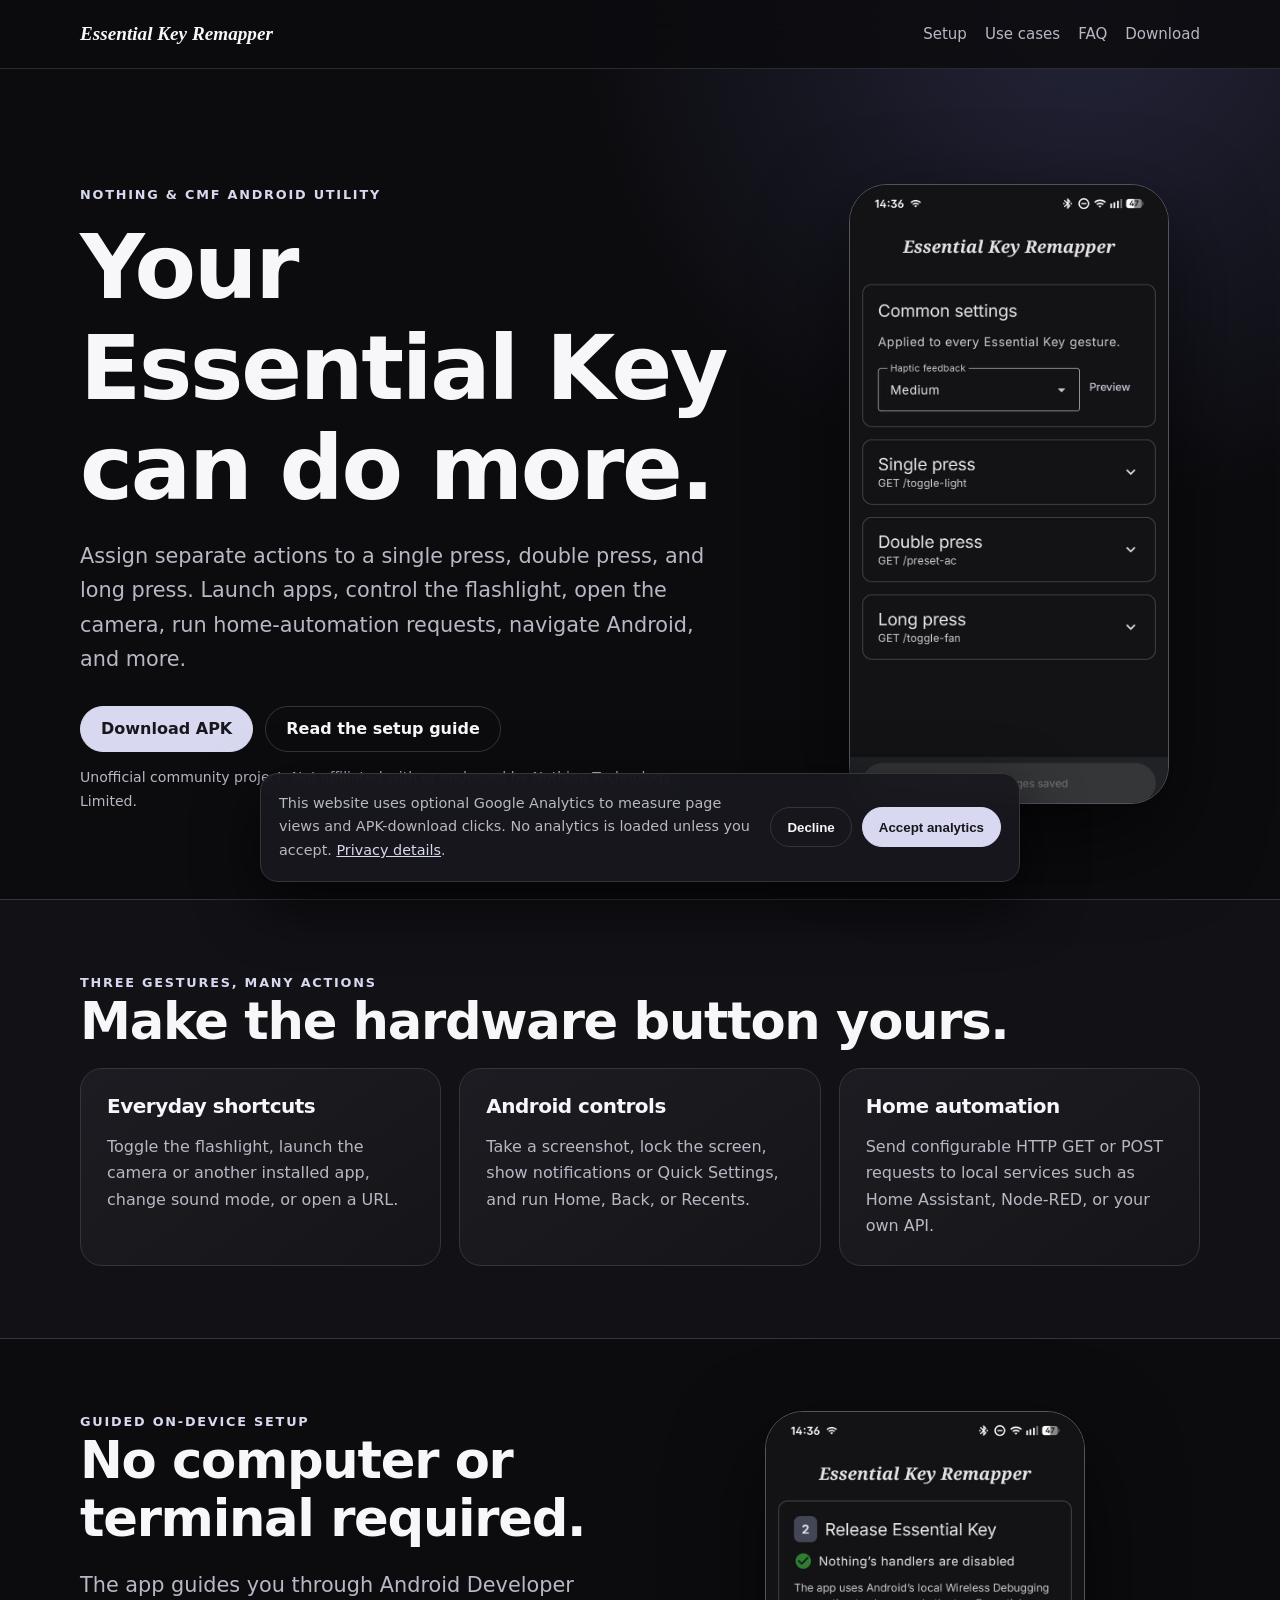
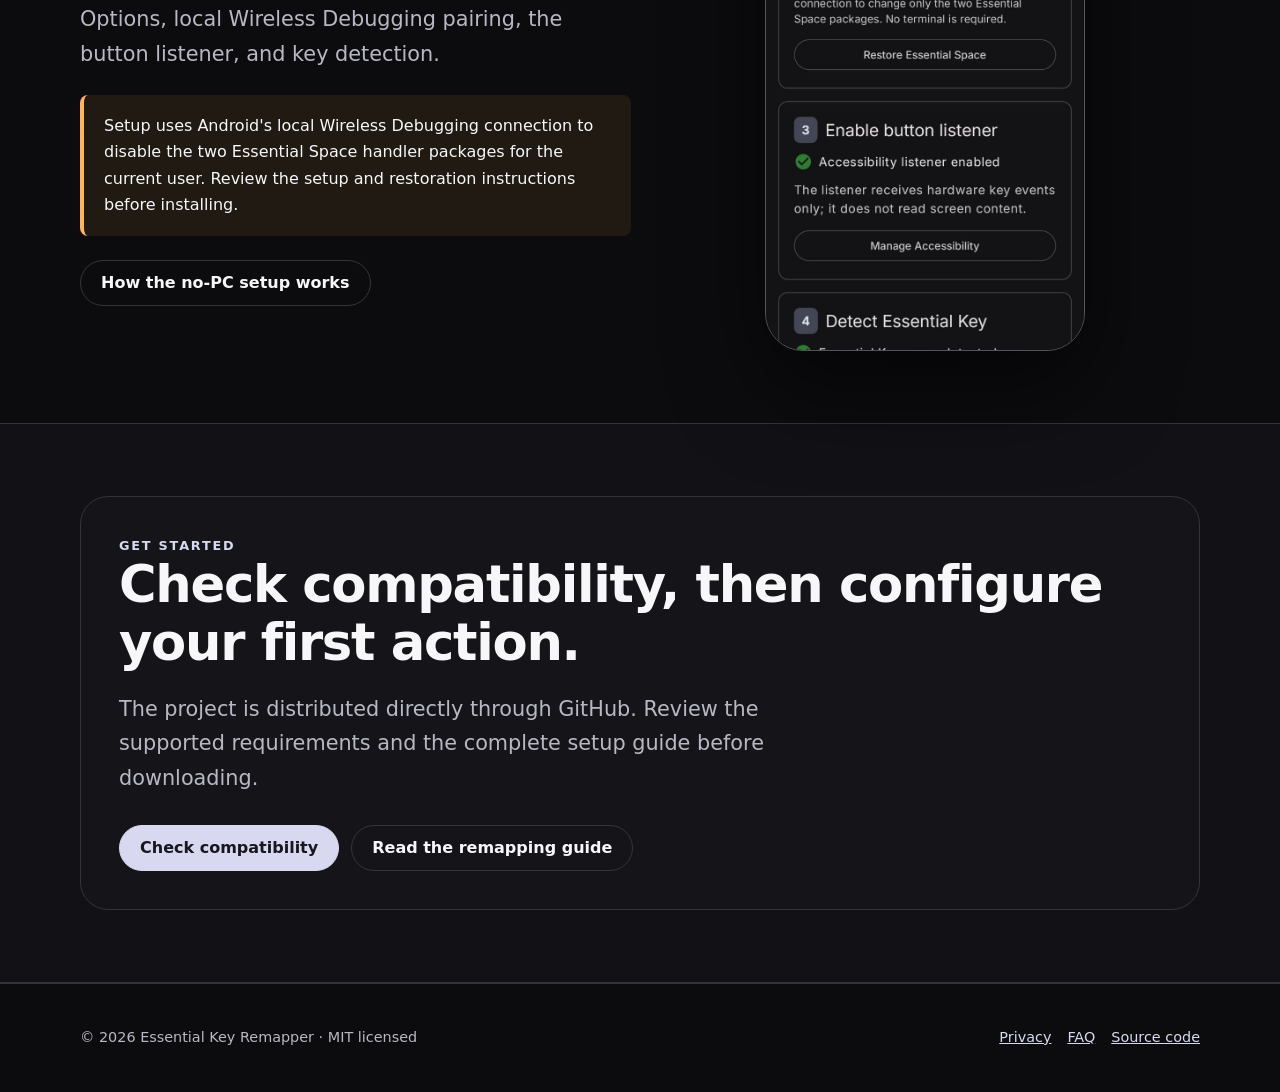
<file: docs/index.html>
<!doctype html>
<html lang="en">
<head>
  <meta charset="utf-8">
  <meta name="viewport" content="width=device-width, initial-scale=1">
  <title>Essential Key Remapper for Nothing and CMF Phones</title>
  <meta name="description" content="Remap the Nothing or CMF Essential Key to separate single, double, and long-press actions without using a computer or terminal.">
  <link rel="canonical" href="https://wreck2053.github.io/essential-key/">
  <meta property="og:title" content="Essential Key Remapper">
  <meta property="og:description" content="Assign separate actions to single, double, and long presses on supported Nothing and CMF phones.">
  <meta property="og:type" content="website">
  <meta property="og:url" content="https://wreck2053.github.io/essential-key/">
  <meta property="og:image" content="https://wreck2053.github.io/essential-key/assets/gesture-actions.png">
  <meta name="twitter:card" content="summary_large_image">
  <link rel="stylesheet" href="assets/site.css">
  <script type="application/ld+json">
  {
    "@context": "https://schema.org",
    "@type": "SoftwareApplication",
    "name": "Essential Key Remapper",
    "applicationCategory": "UtilitiesApplication",
    "operatingSystem": "Android 11 or later",
    "softwareVersion": "3.1.2",
    "description": "An Android utility for assigning separate actions to single, double, and long presses of the Nothing or CMF Essential Key.",
    "url": "https://wreck2053.github.io/essential-key/",
    "downloadUrl": "https://github.com/wreck2053/essential-key/releases/latest/download/essential-key-remapper.apk",
    "codeRepository": "https://github.com/wreck2053/essential-key",
    "license": "https://opensource.org/license/mit"
  }
  </script>
</head>
<body>
  <header class="site-header">
    <nav class="nav wrap" aria-label="Primary">
      <a class="brand" href="./">Essential Key Remapper</a>
      <div class="nav-links">
        <a class="hide-mobile" href="setup/">Setup</a>
        <a class="hide-mobile" href="use-cases/">Use cases</a>
        <a href="faq/">FAQ</a>
        <a href="download/">Download</a>
      </div>
    </nav>
  </header>

  <main>
    <section class="hero">
      <div class="hero-grid wrap">
        <div>
          <div class="eyebrow">Nothing &amp; CMF Android utility</div>
          <h1>Your Essential Key can do more.</h1>
          <p class="lead">Assign separate actions to a single press, double press, and long press. Launch apps, control the flashlight, open the camera, run home-automation requests, navigate Android, and more.</p>
          <div class="actions">
            <a class="button" href="https://github.com/wreck2053/essential-key/releases/latest/download/essential-key-remapper.apk">Download APK</a>
            <a class="button secondary" href="setup/">Read the setup guide</a>
          </div>
          <p class="fine-print">Unofficial community project. Not affiliated with or endorsed by Nothing Technology Limited.</p>
        </div>
        <div class="phone phone-preview">
          <img src="assets/gesture-actions.png" alt="Essential Key Remapper showing separate single, double, and long press actions" width="722" height="1600">
        </div>
      </div>
    </section>

    <section class="section alt">
      <div class="wrap">
        <div class="eyebrow">Three gestures, many actions</div>
        <h2>Make the hardware button yours.</h2>
        <div class="grid">
          <article class="card"><h3>Everyday shortcuts</h3><p class="muted">Toggle the flashlight, launch the camera or another installed app, change sound mode, or open a URL.</p></article>
          <article class="card"><h3>Android controls</h3><p class="muted">Take a screenshot, lock the screen, show notifications or Quick Settings, and run Home, Back, or Recents.</p></article>
          <article class="card"><h3>Home automation</h3><p class="muted">Send configurable HTTP GET or POST requests to local services such as Home Assistant, Node-RED, or your own API.</p></article>
        </div>
      </div>
    </section>

    <section class="section">
      <div class="wrap grid two">
        <div>
          <div class="eyebrow">Guided on-device setup</div>
          <h2>No computer or terminal required.</h2>
          <p class="lead">The app guides you through Android Developer Options, local Wireless Debugging pairing, the button listener, and key detection.</p>
          <div class="notice">Setup uses Android's local Wireless Debugging connection to disable the two Essential Space handler packages for the current user. Review the setup and restoration instructions before installing.</div>
          <a class="button secondary" href="remap-essential-key-without-pc/">How the no-PC setup works</a>
        </div>
        <div class="phone phone-preview phone-preview-setup">
          <img src="assets/setup-listener-detection.png" alt="Completed button listener and Essential Key detection steps" width="722" height="1600" loading="lazy">
        </div>
      </div>
    </section>

    <section class="section alt">
      <div class="wrap">
        <div class="cta">
          <div class="eyebrow">Get started</div>
          <h2>Check compatibility, then configure your first action.</h2>
          <p class="lead">The project is distributed directly through GitHub. Review the supported requirements and the complete setup guide before downloading.</p>
          <div class="actions">
            <a class="button" href="compatibility/">Check compatibility</a>
            <a class="button secondary" href="remap-nothing-essential-key/">Read the remapping guide</a>
          </div>
        </div>
      </div>
    </section>
  </main>

  <footer class="site-footer">
    <div class="footer-grid wrap">
      <span>© <span data-year></span> Essential Key Remapper · MIT licensed</span>
      <div class="footer-links">
        <a href="privacy/">Privacy</a><a href="faq/">FAQ</a><a href="https://github.com/wreck2053/essential-key">Source code</a>
      </div>
    </div>
  </footer>
  <script src="assets/site.js?v=20260623a"></script>
</body>
</html>
</file>
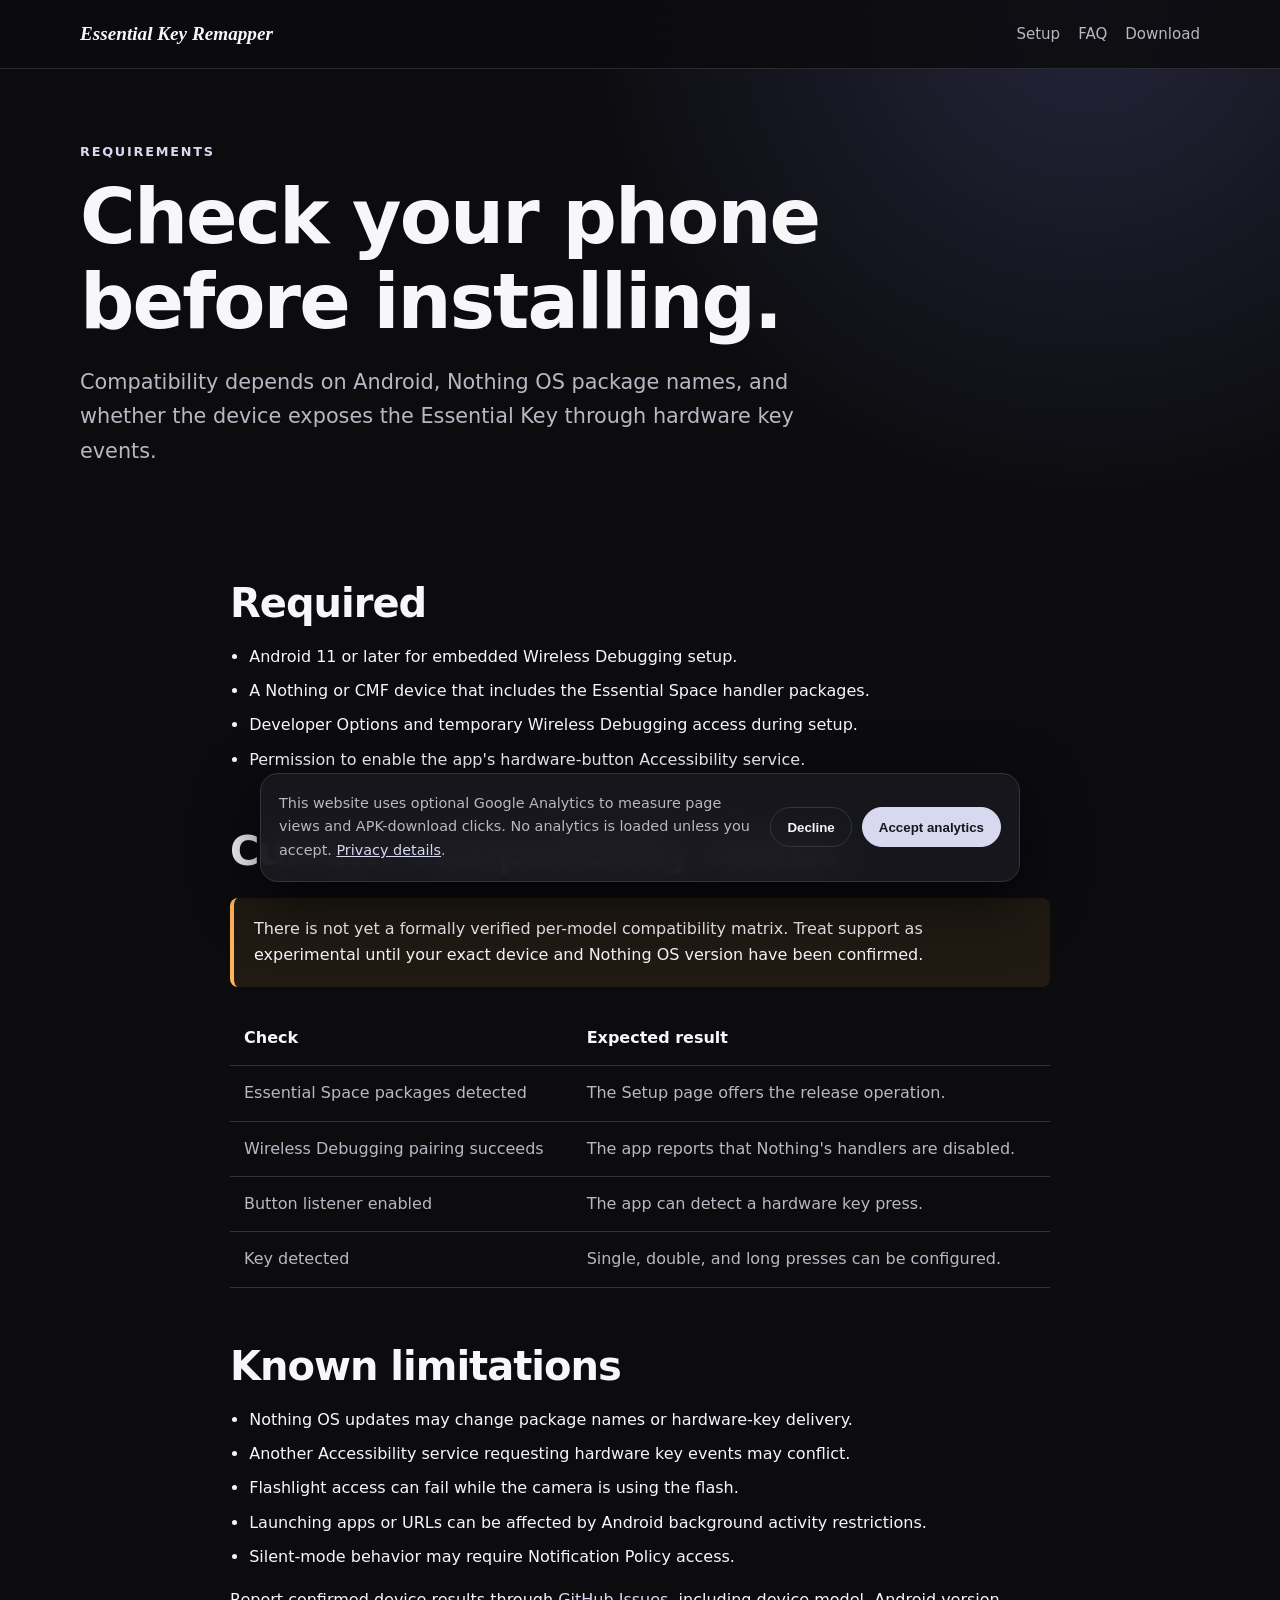
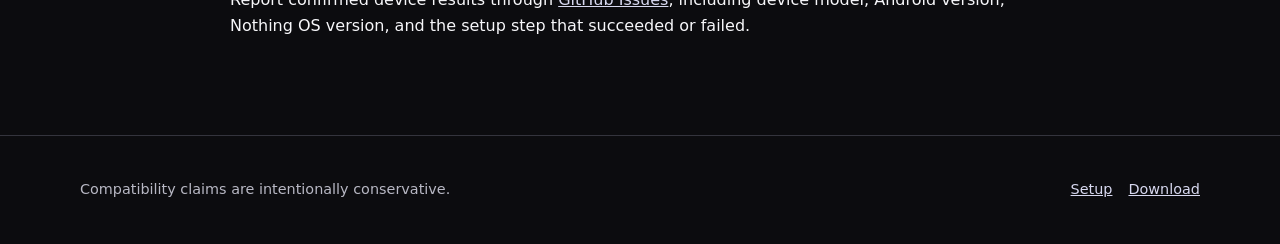
<file: docs/compatibility/index.html>
<!doctype html>
<html lang="en">
<head>
  <meta charset="utf-8"><meta name="viewport" content="width=device-width, initial-scale=1">
  <title>Essential Key Remapper Compatibility</title>
  <meta name="description" content="Requirements and compatibility notes for using Essential Key Remapper on Nothing and CMF phones.">
  <link rel="canonical" href="https://wreck2053.github.io/essential-key/compatibility/">
  <link rel="stylesheet" href="../assets/site.css">
</head>
<body>
  <header class="site-header"><nav class="nav wrap"><a class="brand" href="../">Essential Key Remapper</a><div class="nav-links"><a href="../setup/">Setup</a><a href="../faq/">FAQ</a><a href="../download/">Download</a></div></nav></header>
  <main>
    <section class="page-hero wrap"><div class="eyebrow">Requirements</div><h1>Check your phone before installing.</h1><p class="lead">Compatibility depends on Android, Nothing OS package names, and whether the device exposes the Essential Key through hardware key events.</p></section>
    <article class="content wrap">
      <h2>Required</h2>
      <ul class="checklist">
        <li>Android 11 or later for embedded Wireless Debugging setup.</li>
        <li>A Nothing or CMF device that includes the Essential Space handler packages.</li>
        <li>Developer Options and temporary Wireless Debugging access during setup.</li>
        <li>Permission to enable the app's hardware-button Accessibility service.</li>
      </ul>
      <h2>Current compatibility status</h2>
      <div class="notice">There is not yet a formally verified per-model compatibility matrix. Treat support as experimental until your exact device and Nothing OS version have been confirmed.</div>
      <div class="table-wrap"><table><thead><tr><th>Check</th><th>Expected result</th></tr></thead><tbody>
        <tr><td>Essential Space packages detected</td><td>The Setup page offers the release operation.</td></tr>
        <tr><td>Wireless Debugging pairing succeeds</td><td>The app reports that Nothing's handlers are disabled.</td></tr>
        <tr><td>Button listener enabled</td><td>The app can detect a hardware key press.</td></tr>
        <tr><td>Key detected</td><td>Single, double, and long presses can be configured.</td></tr>
      </tbody></table></div>
      <h2>Known limitations</h2>
      <ul class="checklist">
        <li>Nothing OS updates may change package names or hardware-key delivery.</li>
        <li>Another Accessibility service requesting hardware key events may conflict.</li>
        <li>Flashlight access can fail while the camera is using the flash.</li>
        <li>Launching apps or URLs can be affected by Android background activity restrictions.</li>
        <li>Silent-mode behavior may require Notification Policy access.</li>
      </ul>
      <p>Report confirmed device results through <a href="https://github.com/wreck2053/essential-key/issues">GitHub Issues</a>, including device model, Android version, Nothing OS version, and the setup step that succeeded or failed.</p>
    </article>
  </main>
  <footer class="site-footer"><div class="footer-grid wrap"><span>Compatibility claims are intentionally conservative.</span><div class="footer-links"><a href="../setup/">Setup</a><a href="../download/">Download</a></div></div></footer>
  <script src="../assets/site.js?v=20260623a"></script>
</body>
</html>
</file>
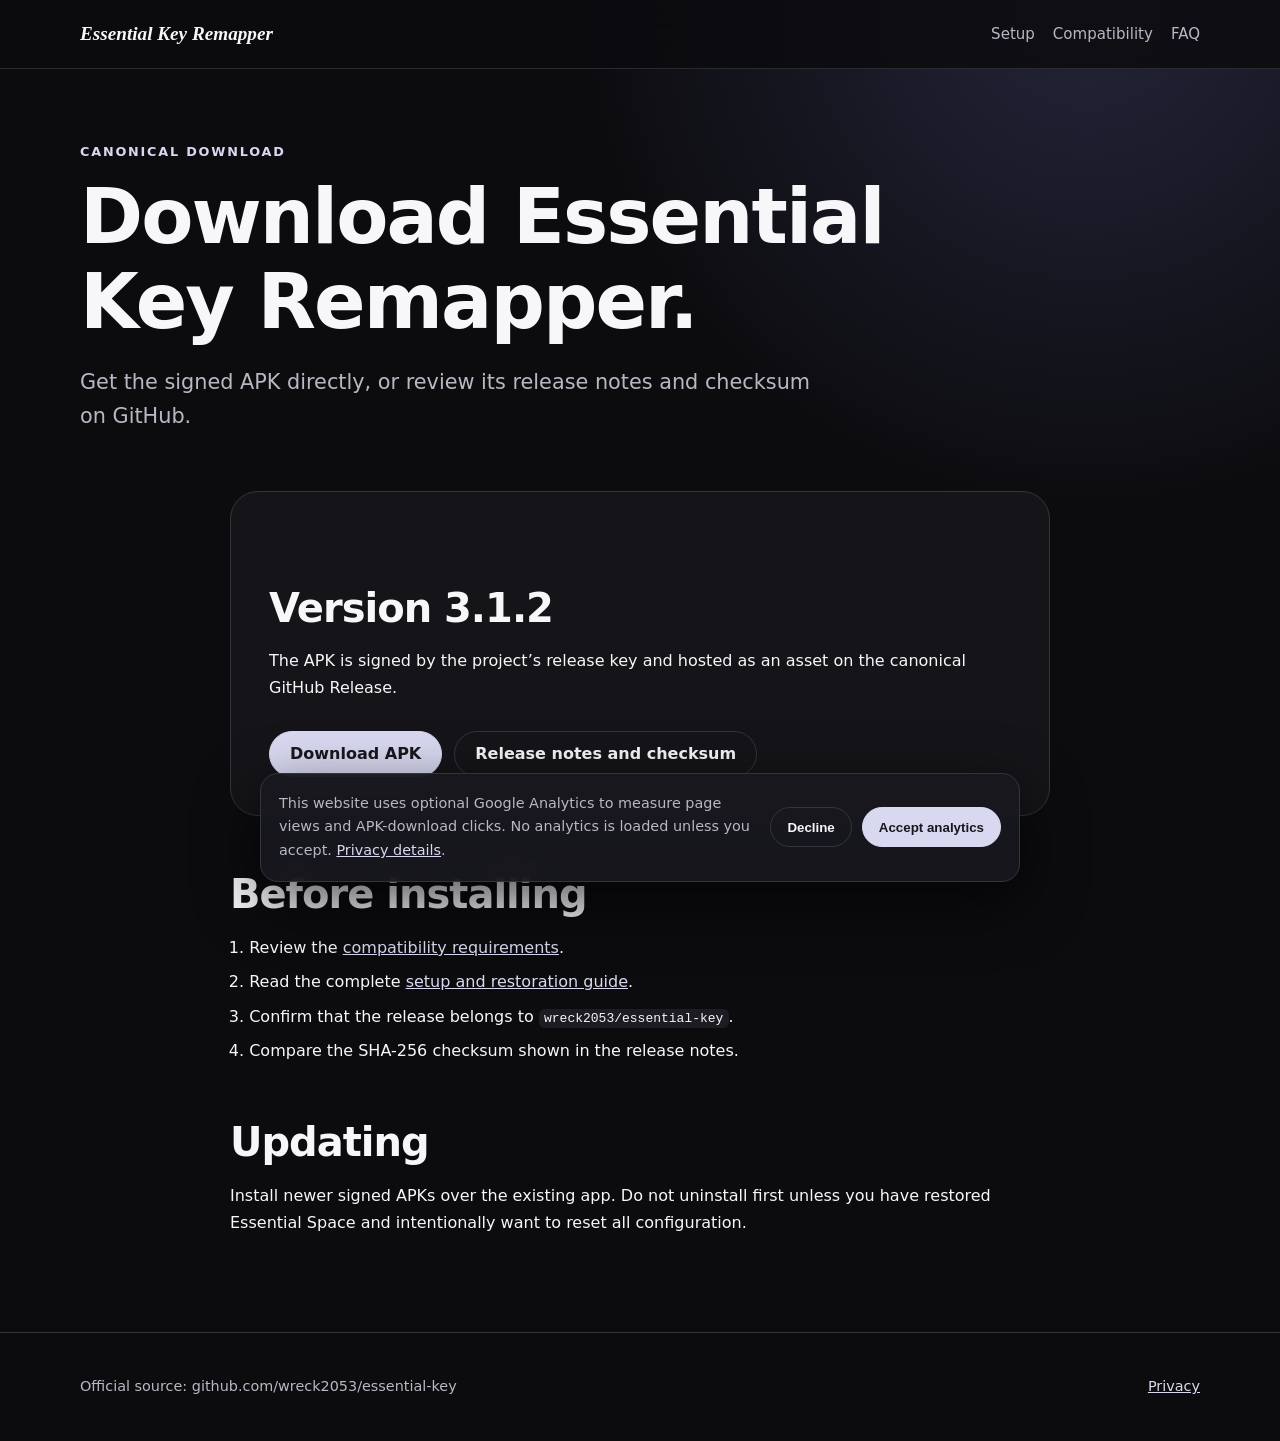
<file: docs/download/index.html>
<!doctype html>
<html lang="en">
<head>
  <meta charset="utf-8"><meta name="viewport" content="width=device-width, initial-scale=1">
  <title>Download Essential Key Remapper APK</title>
  <meta name="description" content="Download signed Essential Key Remapper APK releases from the canonical GitHub repository.">
  <link rel="canonical" href="https://wreck2053.github.io/essential-key/download/">
  <link rel="stylesheet" href="../assets/site.css">
</head>
<body>
  <header class="site-header"><nav class="nav wrap"><a class="brand" href="../">Essential Key Remapper</a><div class="nav-links"><a href="../setup/">Setup</a><a href="../compatibility/">Compatibility</a><a href="../faq/">FAQ</a></div></nav></header>
  <main>
    <section class="page-hero wrap"><div class="eyebrow">Canonical download</div><h1>Download Essential Key Remapper.</h1><p class="lead">Get the signed APK directly, or review its release notes and checksum on GitHub.</p></section>
    <article class="content wrap">
      <div class="cta">
        <h2>Version 3.1.2</h2>
        <p>The APK is signed by the project’s release key and hosted as an asset on the canonical GitHub Release.</p>
        <div class="actions"><a class="button" href="https://github.com/wreck2053/essential-key/releases/latest/download/essential-key-remapper.apk">Download APK</a><a class="button secondary" href="https://github.com/wreck2053/essential-key/releases/latest">Release notes and checksum</a></div>
      </div>
      <h2>Before installing</h2>
      <ol class="checklist">
        <li>Review the <a href="../compatibility/">compatibility requirements</a>.</li>
        <li>Read the complete <a href="../setup/">setup and restoration guide</a>.</li>
        <li>Confirm that the release belongs to <code>wreck2053/essential-key</code>.</li>
        <li>Compare the SHA-256 checksum shown in the release notes.</li>
      </ol>
      <h2>Updating</h2><p>Install newer signed APKs over the existing app. Do not uninstall first unless you have restored Essential Space and intentionally want to reset all configuration.</p>
    </article>
  </main>
  <footer class="site-footer"><div class="footer-grid wrap"><span>Official source: github.com/wreck2053/essential-key</span><a href="../privacy/">Privacy</a></div></footer>
  <script src="../assets/site.js?v=20260623a"></script>
</body>
</html>
</file>
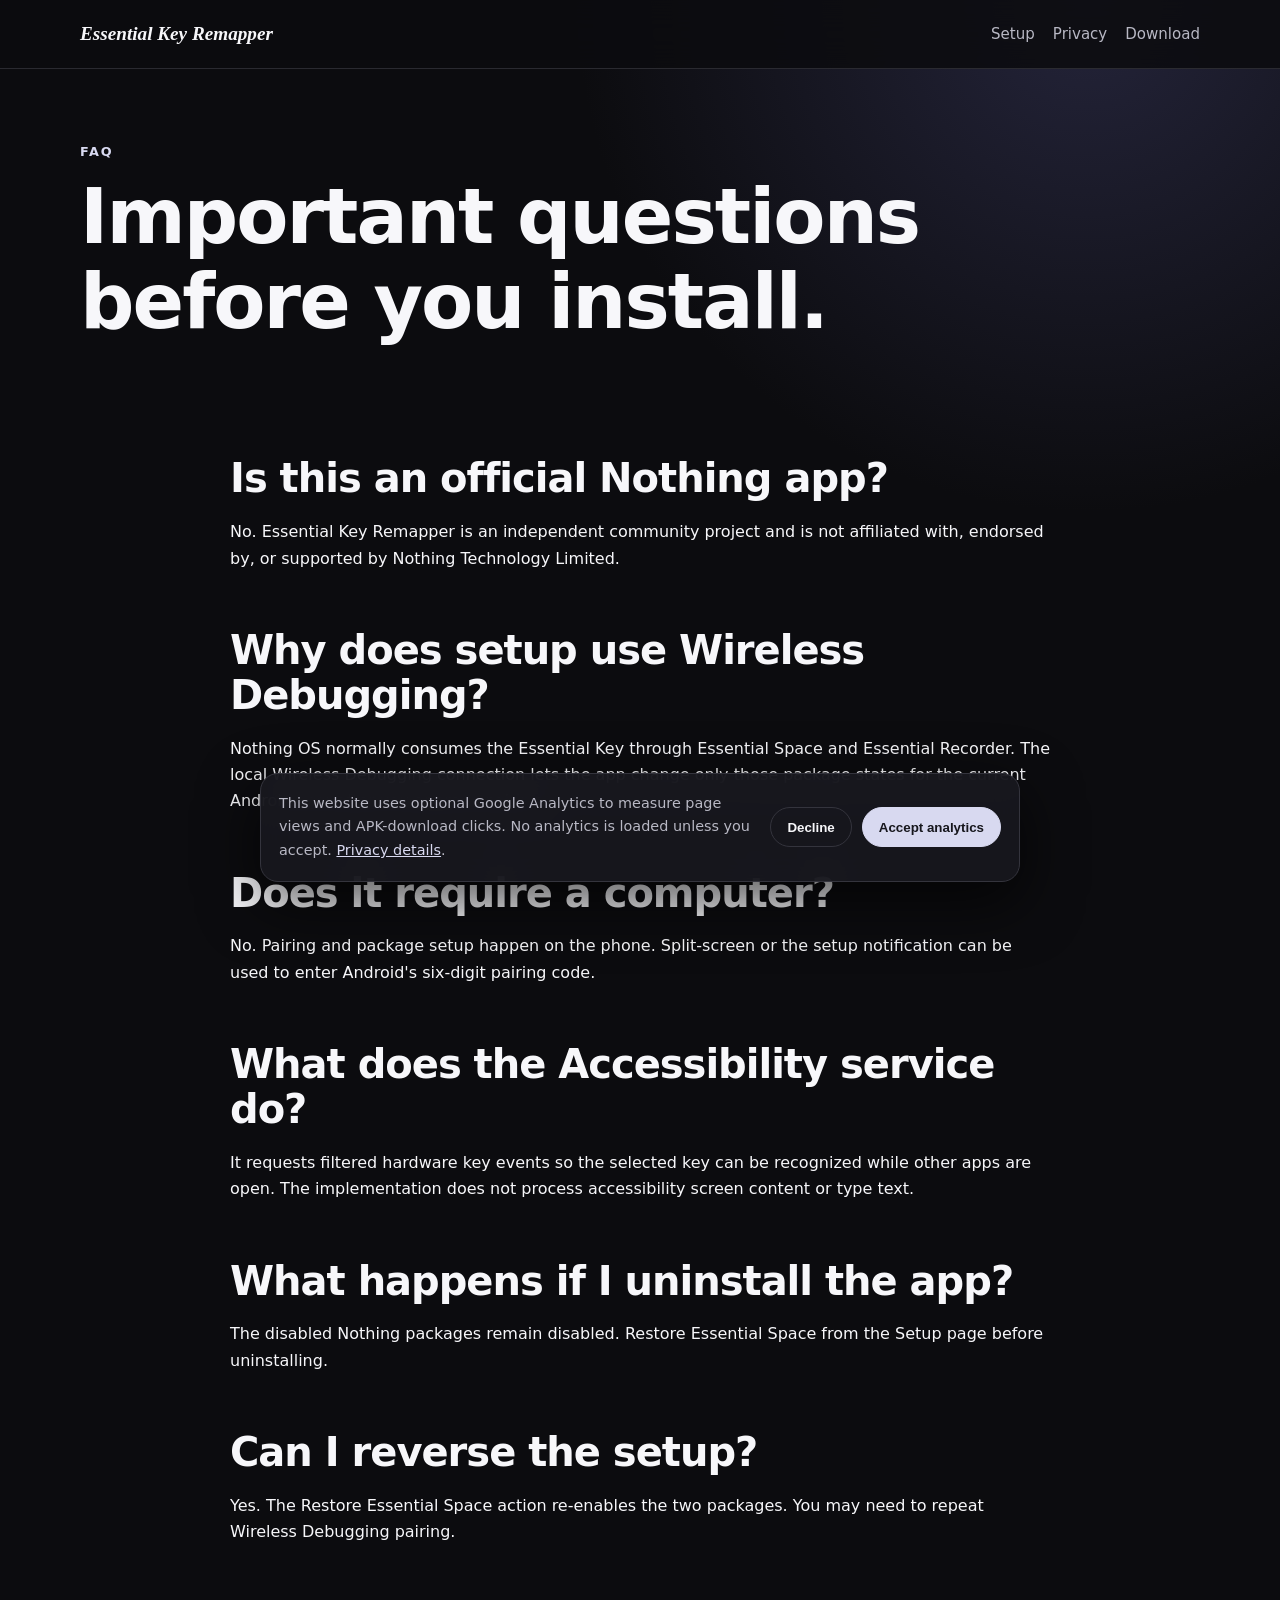
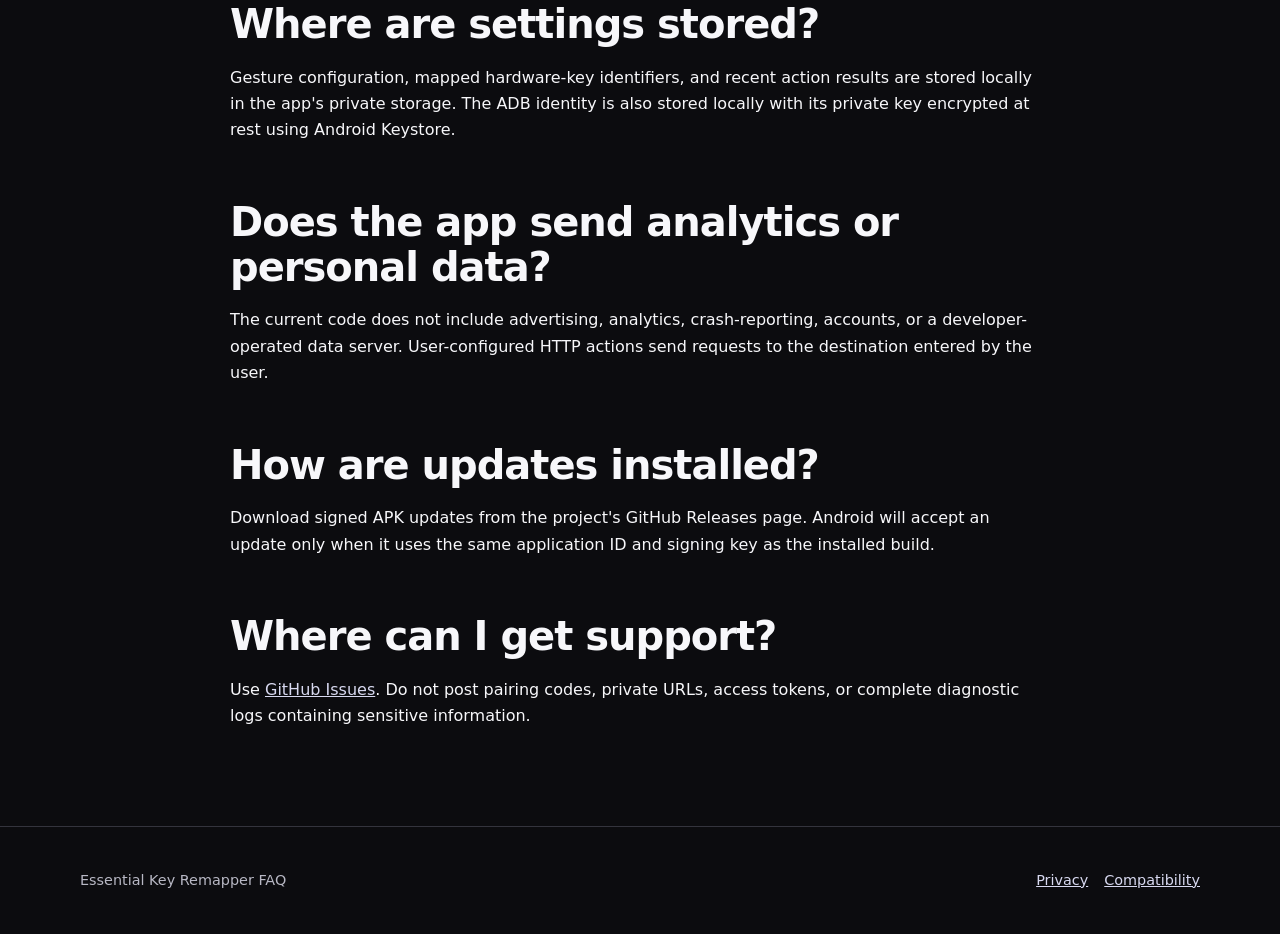
<file: docs/faq/index.html>
<!doctype html>
<html lang="en">
<head>
  <meta charset="utf-8"><meta name="viewport" content="width=device-width, initial-scale=1">
  <title>Essential Key Remapper FAQ</title>
  <meta name="description" content="Answers about safety, Wireless Debugging, Accessibility, uninstalling, privacy, updates, and payments for Essential Key Remapper.">
  <link rel="canonical" href="https://wreck2053.github.io/essential-key/faq/">
  <link rel="stylesheet" href="../assets/site.css">
</head>
<body>
  <header class="site-header"><nav class="nav wrap"><a class="brand" href="../">Essential Key Remapper</a><div class="nav-links"><a href="../setup/">Setup</a><a href="../privacy/">Privacy</a><a href="../download/">Download</a></div></nav></header>
  <main>
    <section class="page-hero wrap"><div class="eyebrow">FAQ</div><h1>Important questions before you install.</h1></section>
    <article class="content wrap">
      <h2>Is this an official Nothing app?</h2><p>No. Essential Key Remapper is an independent community project and is not affiliated with, endorsed by, or supported by Nothing Technology Limited.</p>
      <h2>Why does setup use Wireless Debugging?</h2><p>Nothing OS normally consumes the Essential Key through Essential Space and Essential Recorder. The local Wireless Debugging connection lets the app change only those package states for the current Android user after you approve pairing.</p>
      <h2>Does it require a computer?</h2><p>No. Pairing and package setup happen on the phone. Split-screen or the setup notification can be used to enter Android's six-digit pairing code.</p>
      <h2>What does the Accessibility service do?</h2><p>It requests filtered hardware key events so the selected key can be recognized while other apps are open. The implementation does not process accessibility screen content or type text.</p>
      <h2>What happens if I uninstall the app?</h2><p>The disabled Nothing packages remain disabled. Restore Essential Space from the Setup page before uninstalling.</p>
      <h2>Can I reverse the setup?</h2><p>Yes. The Restore Essential Space action re-enables the two packages. You may need to repeat Wireless Debugging pairing.</p>
      <h2>Where are settings stored?</h2><p>Gesture configuration, mapped hardware-key identifiers, and recent action results are stored locally in the app's private storage. The ADB identity is also stored locally with its private key encrypted at rest using Android Keystore.</p>
      <h2>Does the app send analytics or personal data?</h2><p>The current code does not include advertising, analytics, crash-reporting, accounts, or a developer-operated data server. User-configured HTTP actions send requests to the destination entered by the user.</p>
      <h2>How are updates installed?</h2><p>Download signed APK updates from the project's GitHub Releases page. Android will accept an update only when it uses the same application ID and signing key as the installed build.</p>
      <h2>Where can I get support?</h2><p>Use <a href="https://github.com/wreck2053/essential-key/issues">GitHub Issues</a>. Do not post pairing codes, private URLs, access tokens, or complete diagnostic logs containing sensitive information.</p>
    </article>
  </main>
  <footer class="site-footer"><div class="footer-grid wrap"><span>Essential Key Remapper FAQ</span><div class="footer-links"><a href="../privacy/">Privacy</a><a href="../compatibility/">Compatibility</a></div></div></footer>
  <script src="../assets/site.js?v=20260623a"></script>
</body>
</html>
</file>
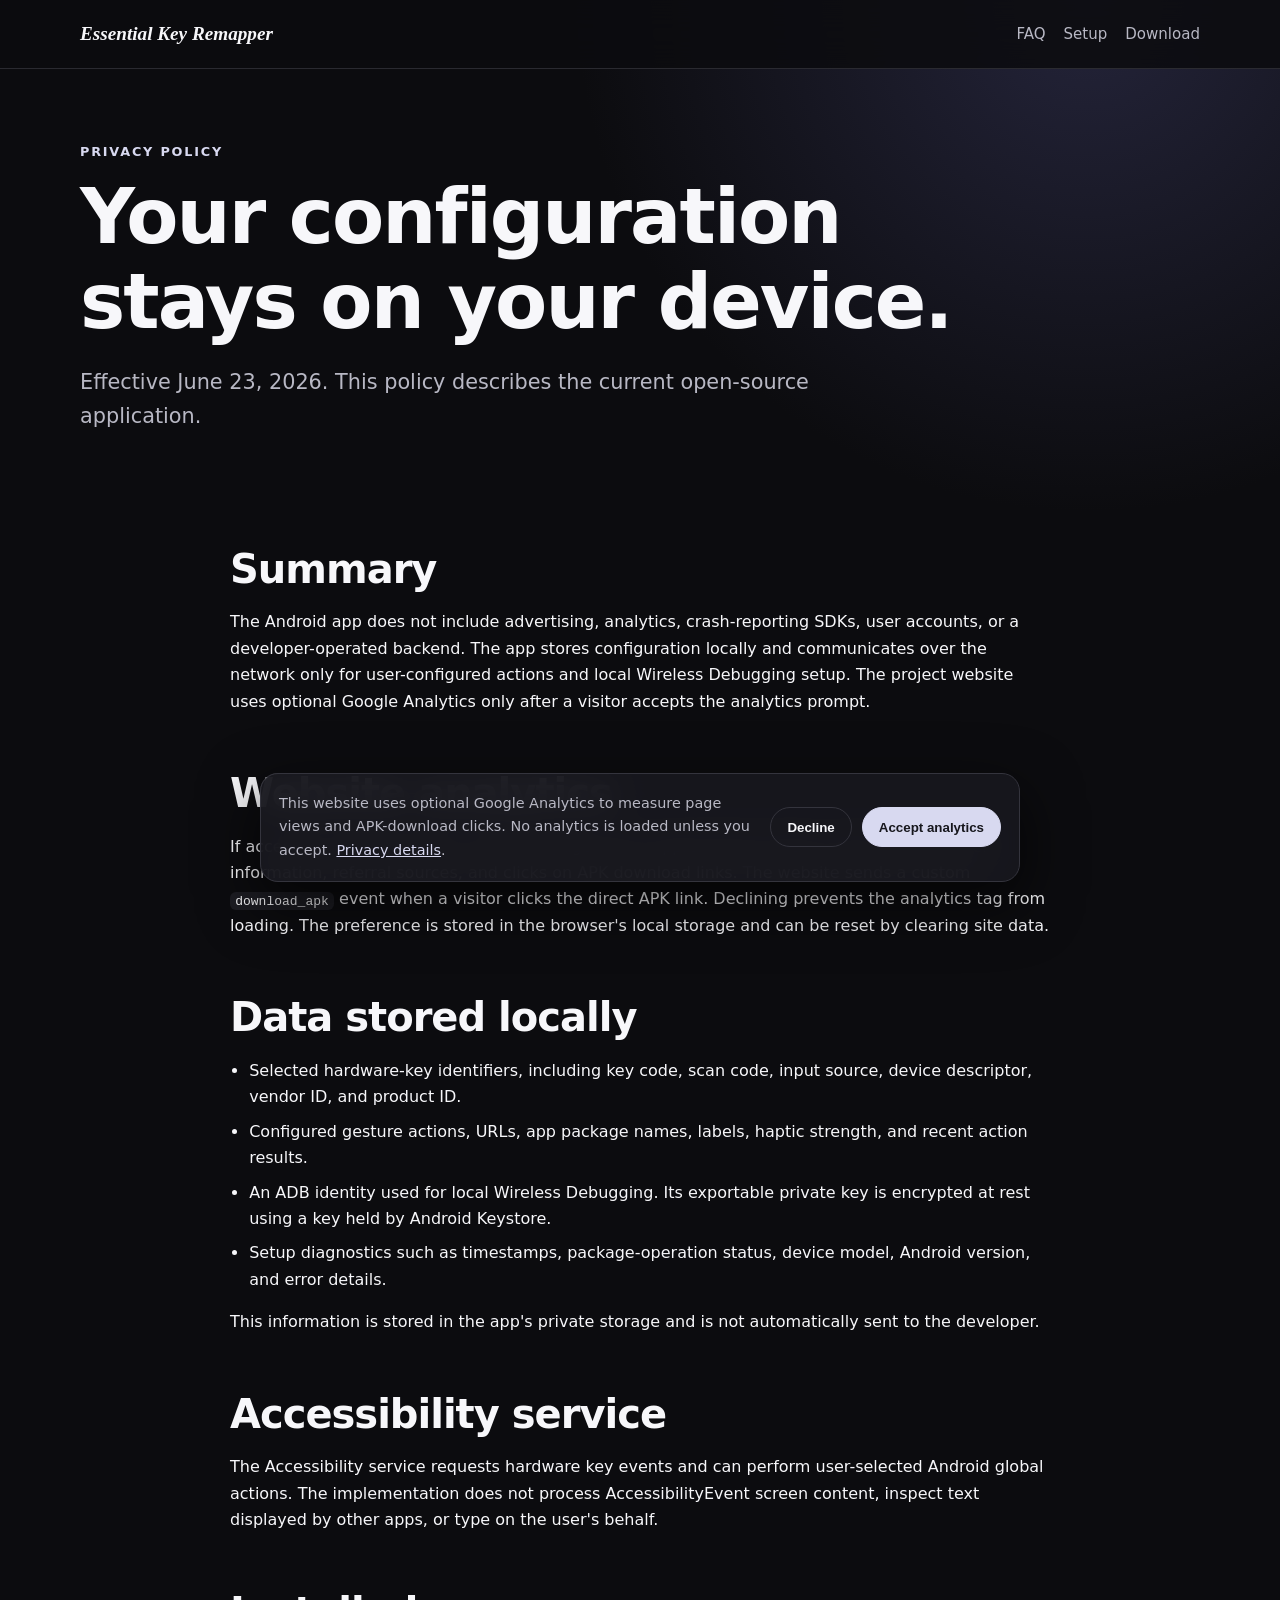
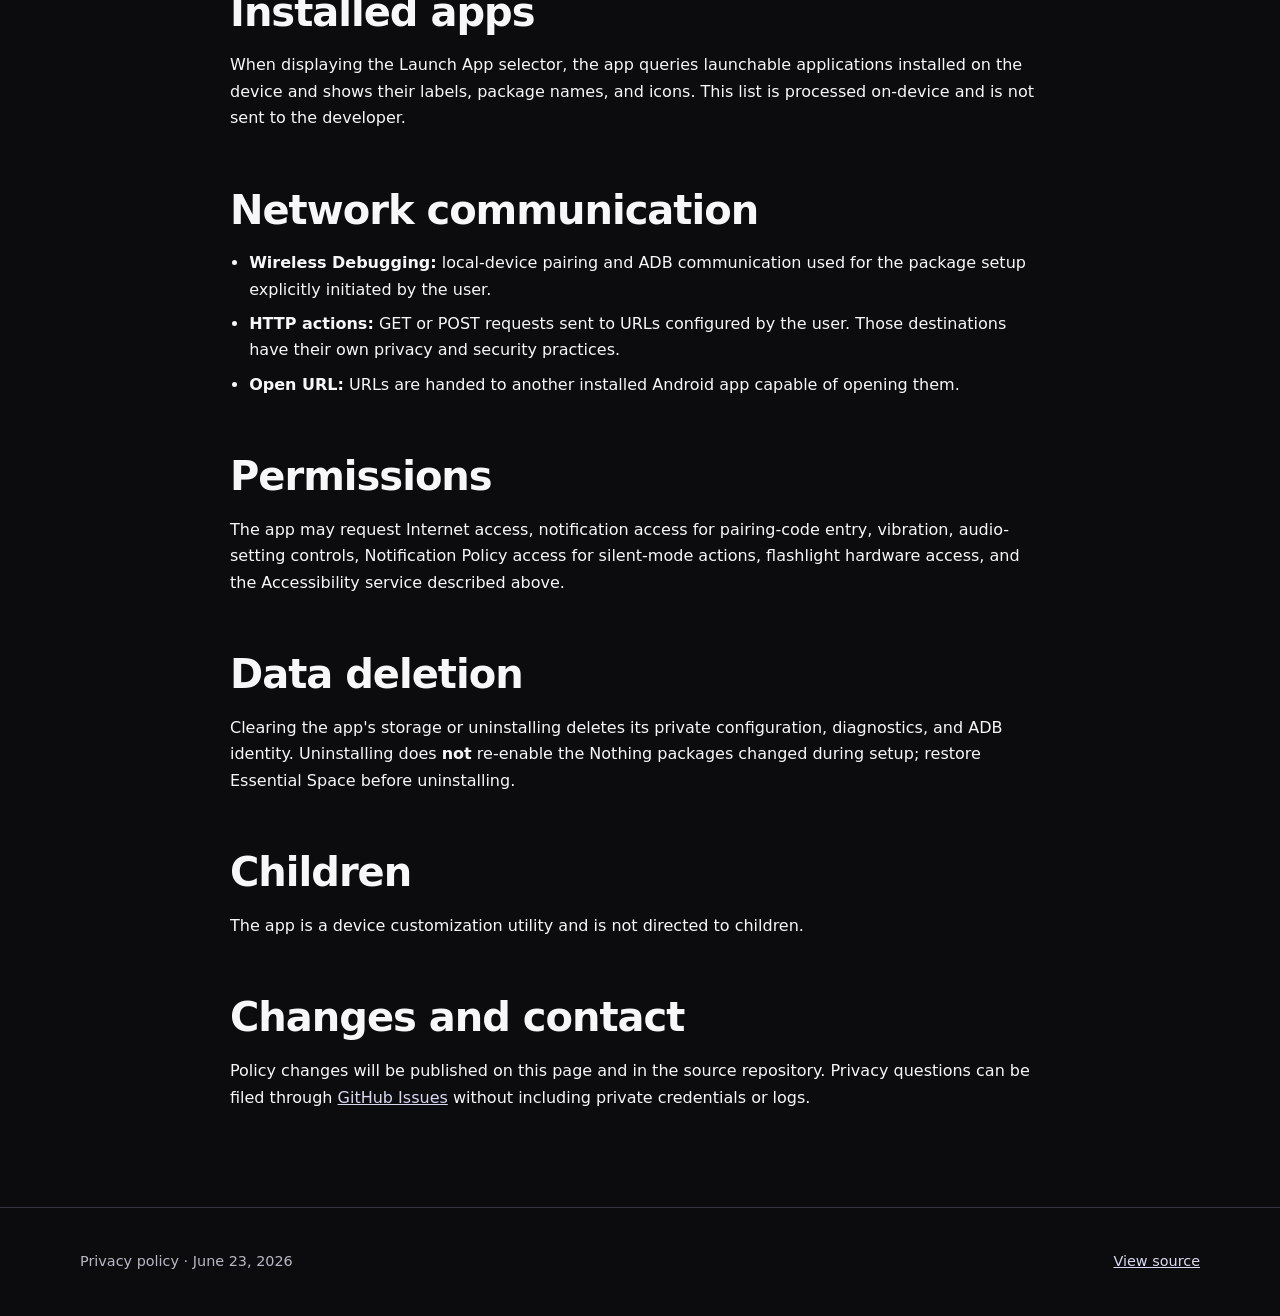
<file: docs/privacy/index.html>
<!doctype html>
<html lang="en">
<head>
  <meta charset="utf-8"><meta name="viewport" content="width=device-width, initial-scale=1">
  <title>Privacy Policy — Essential Key Remapper</title>
  <meta name="description" content="Privacy policy describing local data storage, network requests, Accessibility usage, installed-app access, and diagnostics in Essential Key Remapper.">
  <link rel="canonical" href="https://wreck2053.github.io/essential-key/privacy/">
  <link rel="stylesheet" href="../assets/site.css">
</head>
<body>
  <header class="site-header"><nav class="nav wrap"><a class="brand" href="../">Essential Key Remapper</a><div class="nav-links"><a href="../faq/">FAQ</a><a href="../setup/">Setup</a><a href="../download/">Download</a></div></nav></header>
  <main>
    <section class="page-hero wrap"><div class="eyebrow">Privacy policy</div><h1>Your configuration stays on your device.</h1><p class="lead">Effective June 23, 2026. This policy describes the current open-source application.</p></section>
    <article class="content wrap">
      <h2>Summary</h2><p>The Android app does not include advertising, analytics, crash-reporting SDKs, user accounts, or a developer-operated backend. The app stores configuration locally and communicates over the network only for user-configured actions and local Wireless Debugging setup. The project website uses optional Google Analytics only after a visitor accepts the analytics prompt.</p>
      <h2>Website analytics</h2><p>If accepted, Google Analytics measures page views, approximate location, device and browser information, referral sources, and clicks on APK download links. The website sends a custom <code>download_apk</code> event when a visitor clicks the direct APK link. Declining prevents the analytics tag from loading. The preference is stored in the browser's local storage and can be reset by clearing site data.</p>
      <h2>Data stored locally</h2>
      <ul class="checklist">
        <li>Selected hardware-key identifiers, including key code, scan code, input source, device descriptor, vendor ID, and product ID.</li>
        <li>Configured gesture actions, URLs, app package names, labels, haptic strength, and recent action results.</li>
        <li>An ADB identity used for local Wireless Debugging. Its exportable private key is encrypted at rest using a key held by Android Keystore.</li>
        <li>Setup diagnostics such as timestamps, package-operation status, device model, Android version, and error details.</li>
      </ul>
      <p>This information is stored in the app's private storage and is not automatically sent to the developer.</p>
      <h2>Accessibility service</h2><p>The Accessibility service requests hardware key events and can perform user-selected Android global actions. The implementation does not process AccessibilityEvent screen content, inspect text displayed by other apps, or type on the user's behalf.</p>
      <h2>Installed apps</h2><p>When displaying the Launch App selector, the app queries launchable applications installed on the device and shows their labels, package names, and icons. This list is processed on-device and is not sent to the developer.</p>
      <h2>Network communication</h2>
      <ul class="checklist">
        <li><strong>Wireless Debugging:</strong> local-device pairing and ADB communication used for the package setup explicitly initiated by the user.</li>
        <li><strong>HTTP actions:</strong> GET or POST requests sent to URLs configured by the user. Those destinations have their own privacy and security practices.</li>
        <li><strong>Open URL:</strong> URLs are handed to another installed Android app capable of opening them.</li>
      </ul>
      <h2>Permissions</h2><p>The app may request Internet access, notification access for pairing-code entry, vibration, audio-setting controls, Notification Policy access for silent-mode actions, flashlight hardware access, and the Accessibility service described above.</p>
      <h2>Data deletion</h2><p>Clearing the app's storage or uninstalling deletes its private configuration, diagnostics, and ADB identity. Uninstalling does <strong>not</strong> re-enable the Nothing packages changed during setup; restore Essential Space before uninstalling.</p>
      <h2>Children</h2><p>The app is a device customization utility and is not directed to children.</p>
      <h2>Changes and contact</h2><p>Policy changes will be published on this page and in the source repository. Privacy questions can be filed through <a href="https://github.com/wreck2053/essential-key/issues">GitHub Issues</a> without including private credentials or logs.</p>
    </article>
  </main>
  <footer class="site-footer"><div class="footer-grid wrap"><span>Privacy policy · June 23, 2026</span><a href="https://github.com/wreck2053/essential-key">View source</a></div></footer>
  <script src="../assets/site.js?v=20260623a"></script>
</body>
</html>
</file>
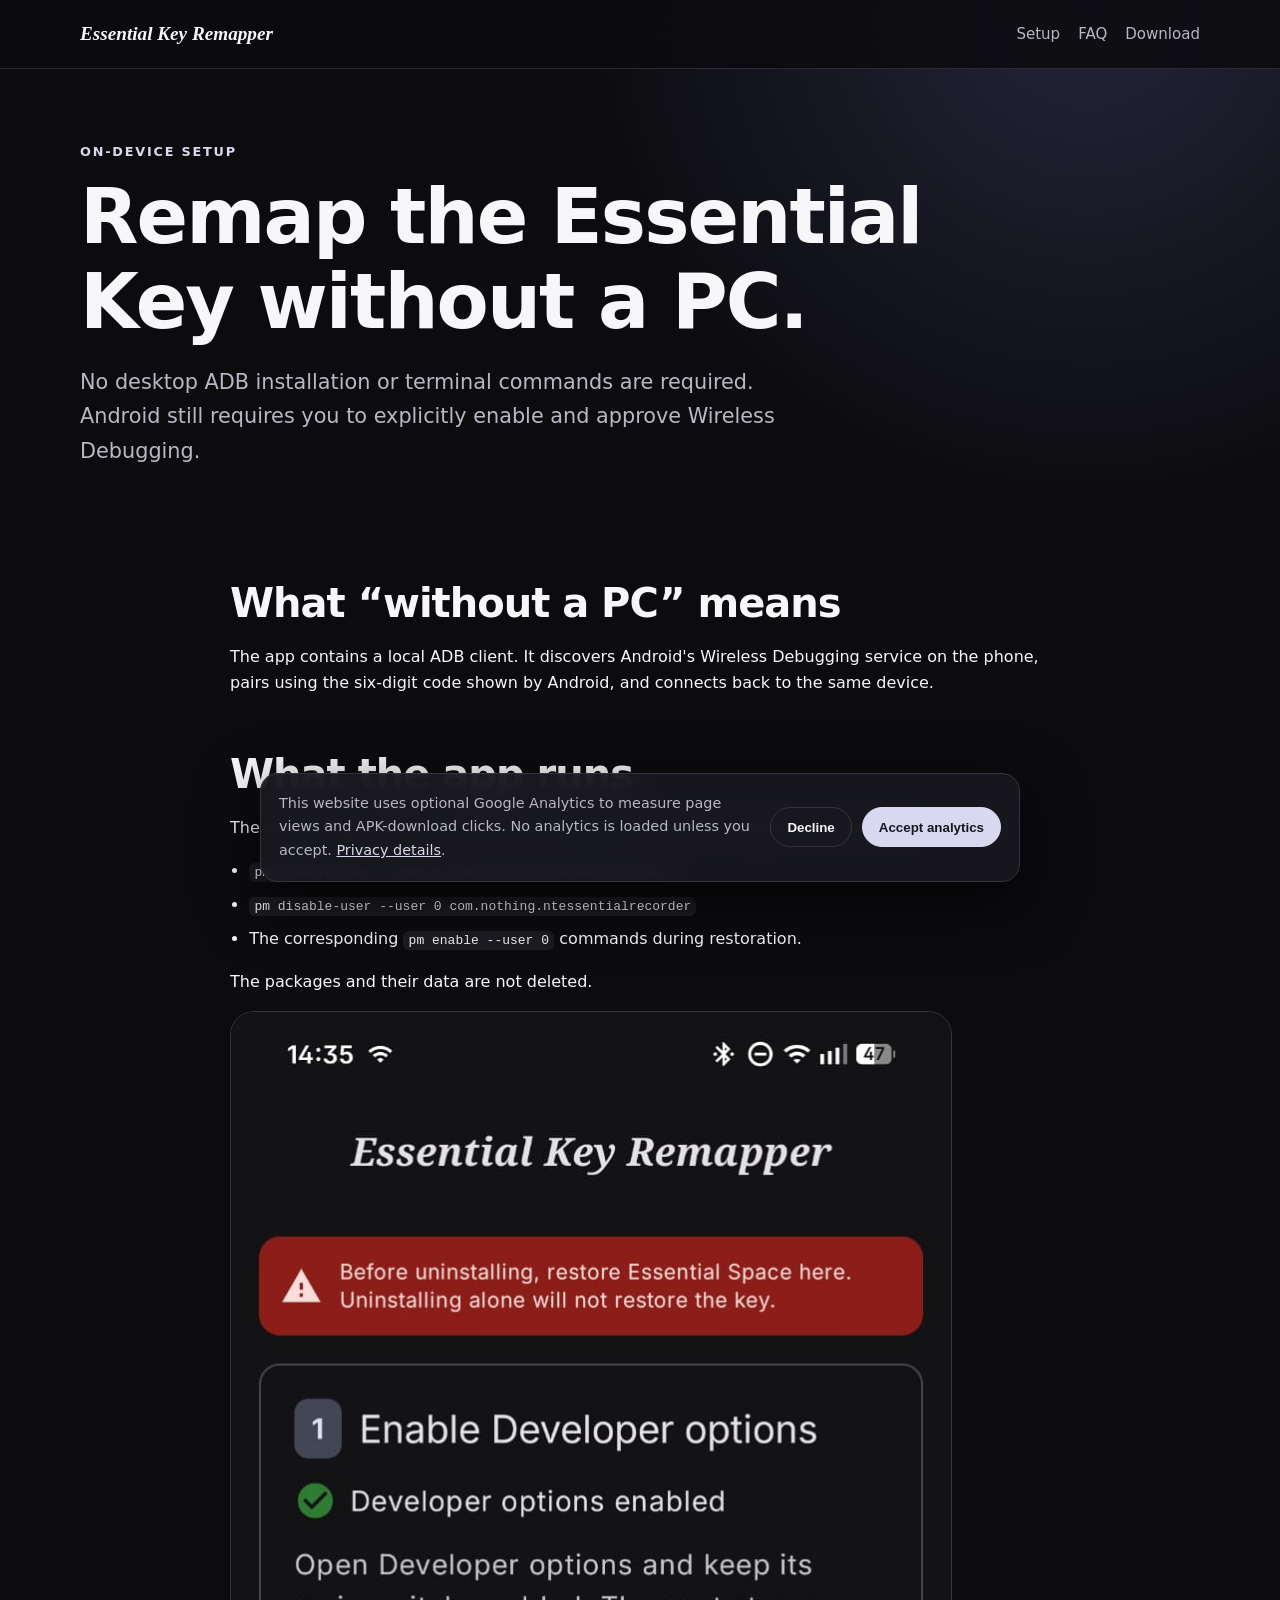
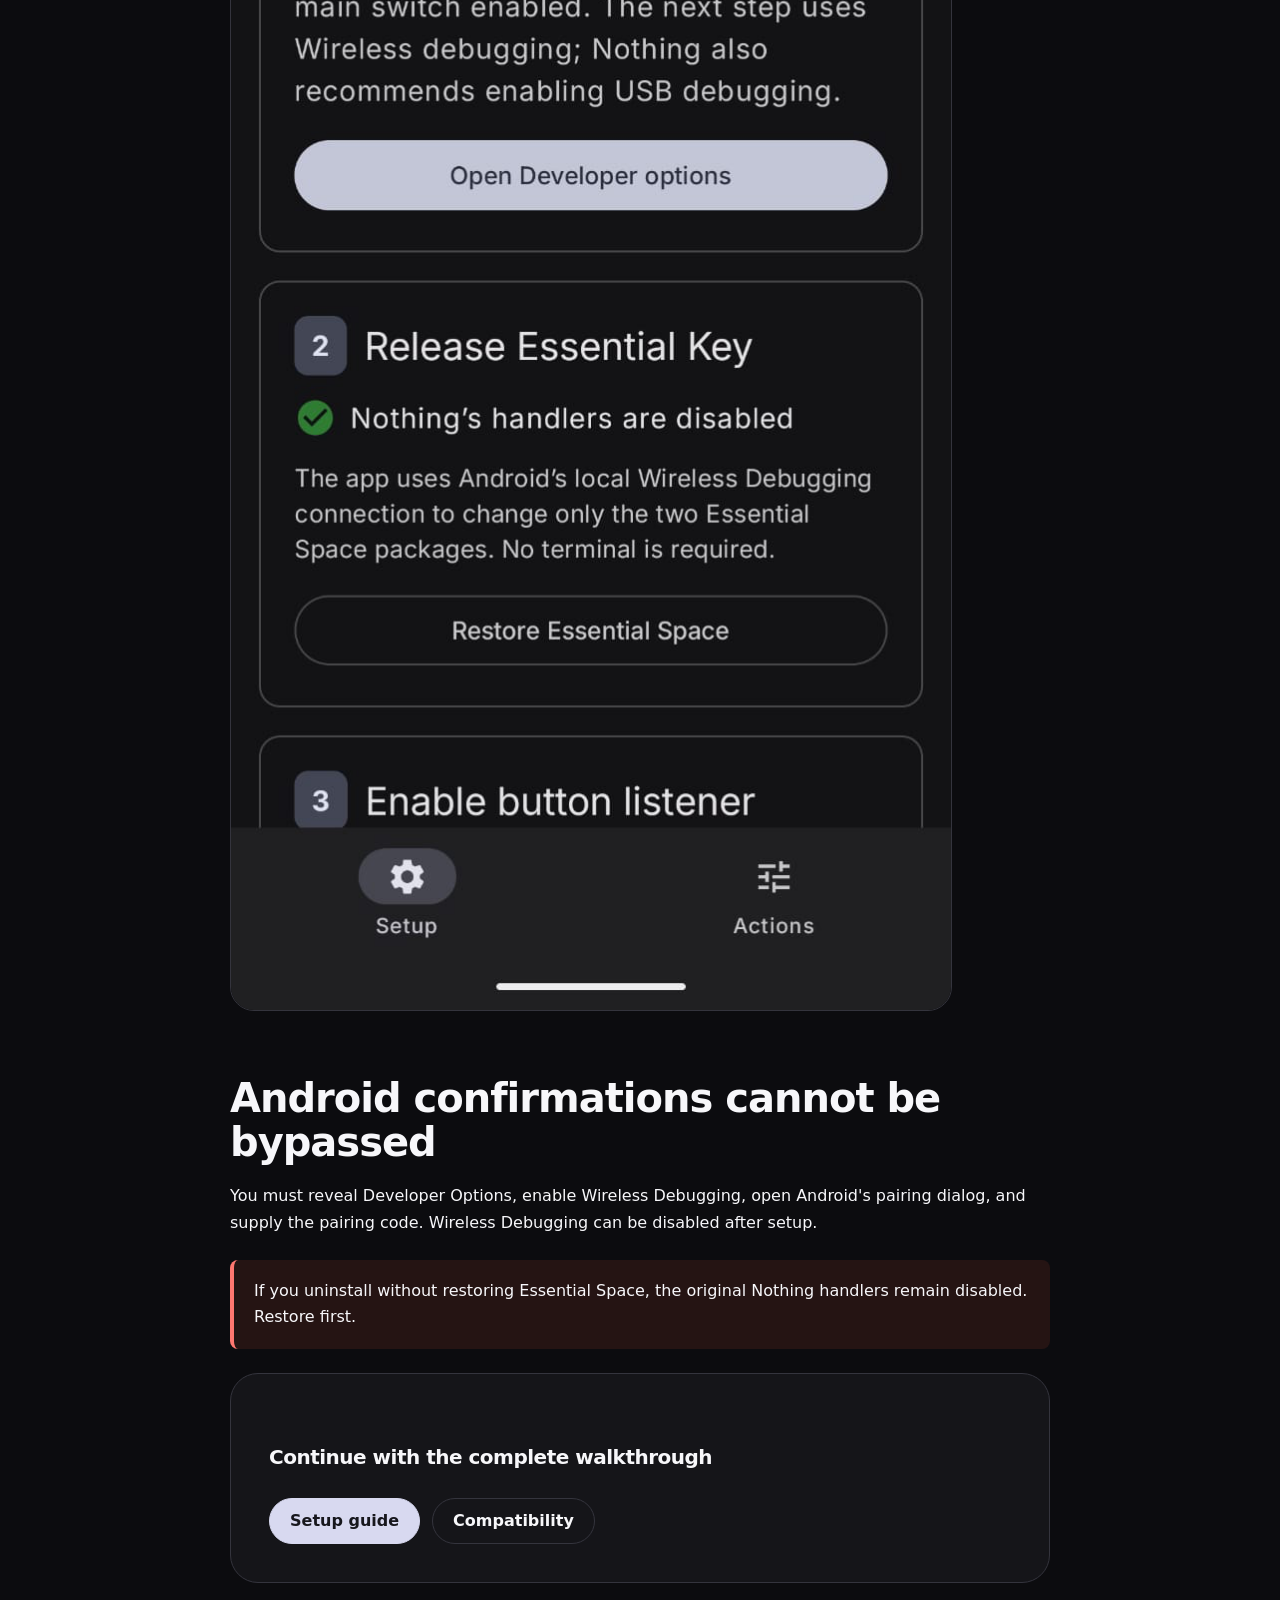
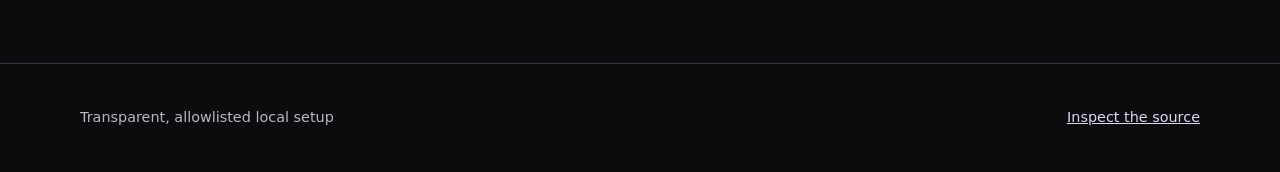
<file: docs/remap-essential-key-without-pc/index.html>
<!doctype html>
<html lang="en">
<head>
  <meta charset="utf-8"><meta name="viewport" content="width=device-width, initial-scale=1">
  <title>Remap the Essential Key Without a PC or Terminal</title>
  <meta name="description" content="Remap the Nothing or CMF Essential Key without a computer. The app uses Android's local Wireless Debugging pairing flow on the phone.">
  <link rel="canonical" href="https://wreck2053.github.io/essential-key/remap-essential-key-without-pc/">
  <link rel="stylesheet" href="../assets/site.css">
</head>
<body>
  <header class="site-header"><nav class="nav wrap"><a class="brand" href="../">Essential Key Remapper</a><div class="nav-links"><a href="../setup/">Setup</a><a href="../faq/">FAQ</a><a href="../download/">Download</a></div></nav></header>
  <main>
    <section class="page-hero wrap"><div class="eyebrow">On-device setup</div><h1>Remap the Essential Key without a PC.</h1><p class="lead">No desktop ADB installation or terminal commands are required. Android still requires you to explicitly enable and approve Wireless Debugging.</p></section>
    <article class="content wrap">
      <h2>What “without a PC” means</h2><p>The app contains a local ADB client. It discovers Android's Wireless Debugging service on the phone, pairs using the six-digit code shown by Android, and connects back to the same device.</p>
      <h2>What the app runs</h2><p>The setup implementation restricts shell execution to these package-state operations:</p>
      <ul class="checklist">
        <li><code>pm disable-user --user 0 com.nothing.ntessentialspace</code></li>
        <li><code>pm disable-user --user 0 com.nothing.ntessentialrecorder</code></li>
        <li>The corresponding <code>pm enable --user 0</code> commands during restoration.</li>
      </ul>
      <p>The packages and their data are not deleted.</p>
      <img src="../assets/setup-developer-options.png" alt="On-device Essential Key setup using Android Developer Options and Wireless Debugging" width="722" height="1600">
      <h2>Android confirmations cannot be bypassed</h2><p>You must reveal Developer Options, enable Wireless Debugging, open Android's pairing dialog, and supply the pairing code. Wireless Debugging can be disabled after setup.</p>
      <div class="notice danger">If you uninstall without restoring Essential Space, the original Nothing handlers remain disabled. Restore first.</div>
      <div class="cta"><h3>Continue with the complete walkthrough</h3><div class="actions"><a class="button" href="../setup/">Setup guide</a><a class="button secondary" href="../compatibility/">Compatibility</a></div></div>
    </article>
  </main>
  <footer class="site-footer"><div class="footer-grid wrap"><span>Transparent, allowlisted local setup</span><a href="https://github.com/wreck2053/essential-key">Inspect the source</a></div></footer>
  <script src="../assets/site.js?v=20260623a"></script>
</body>
</html>
</file>
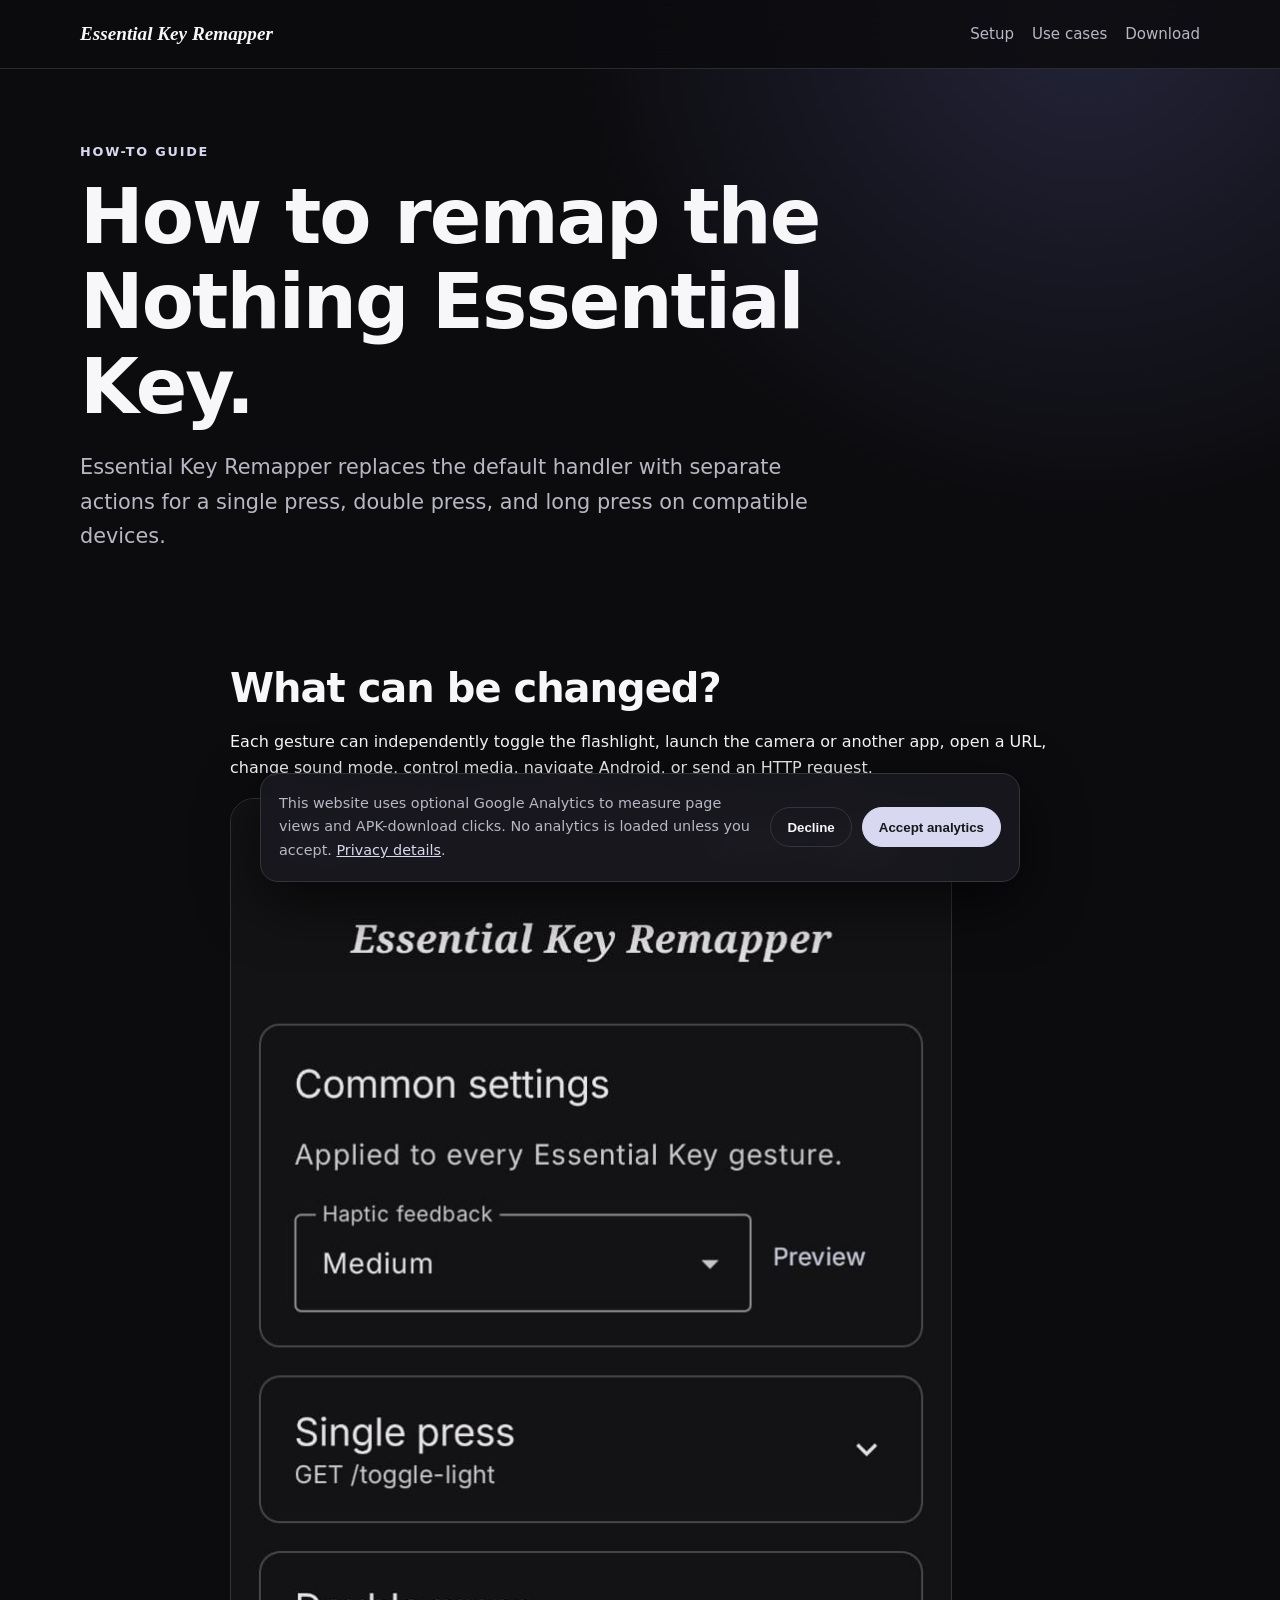
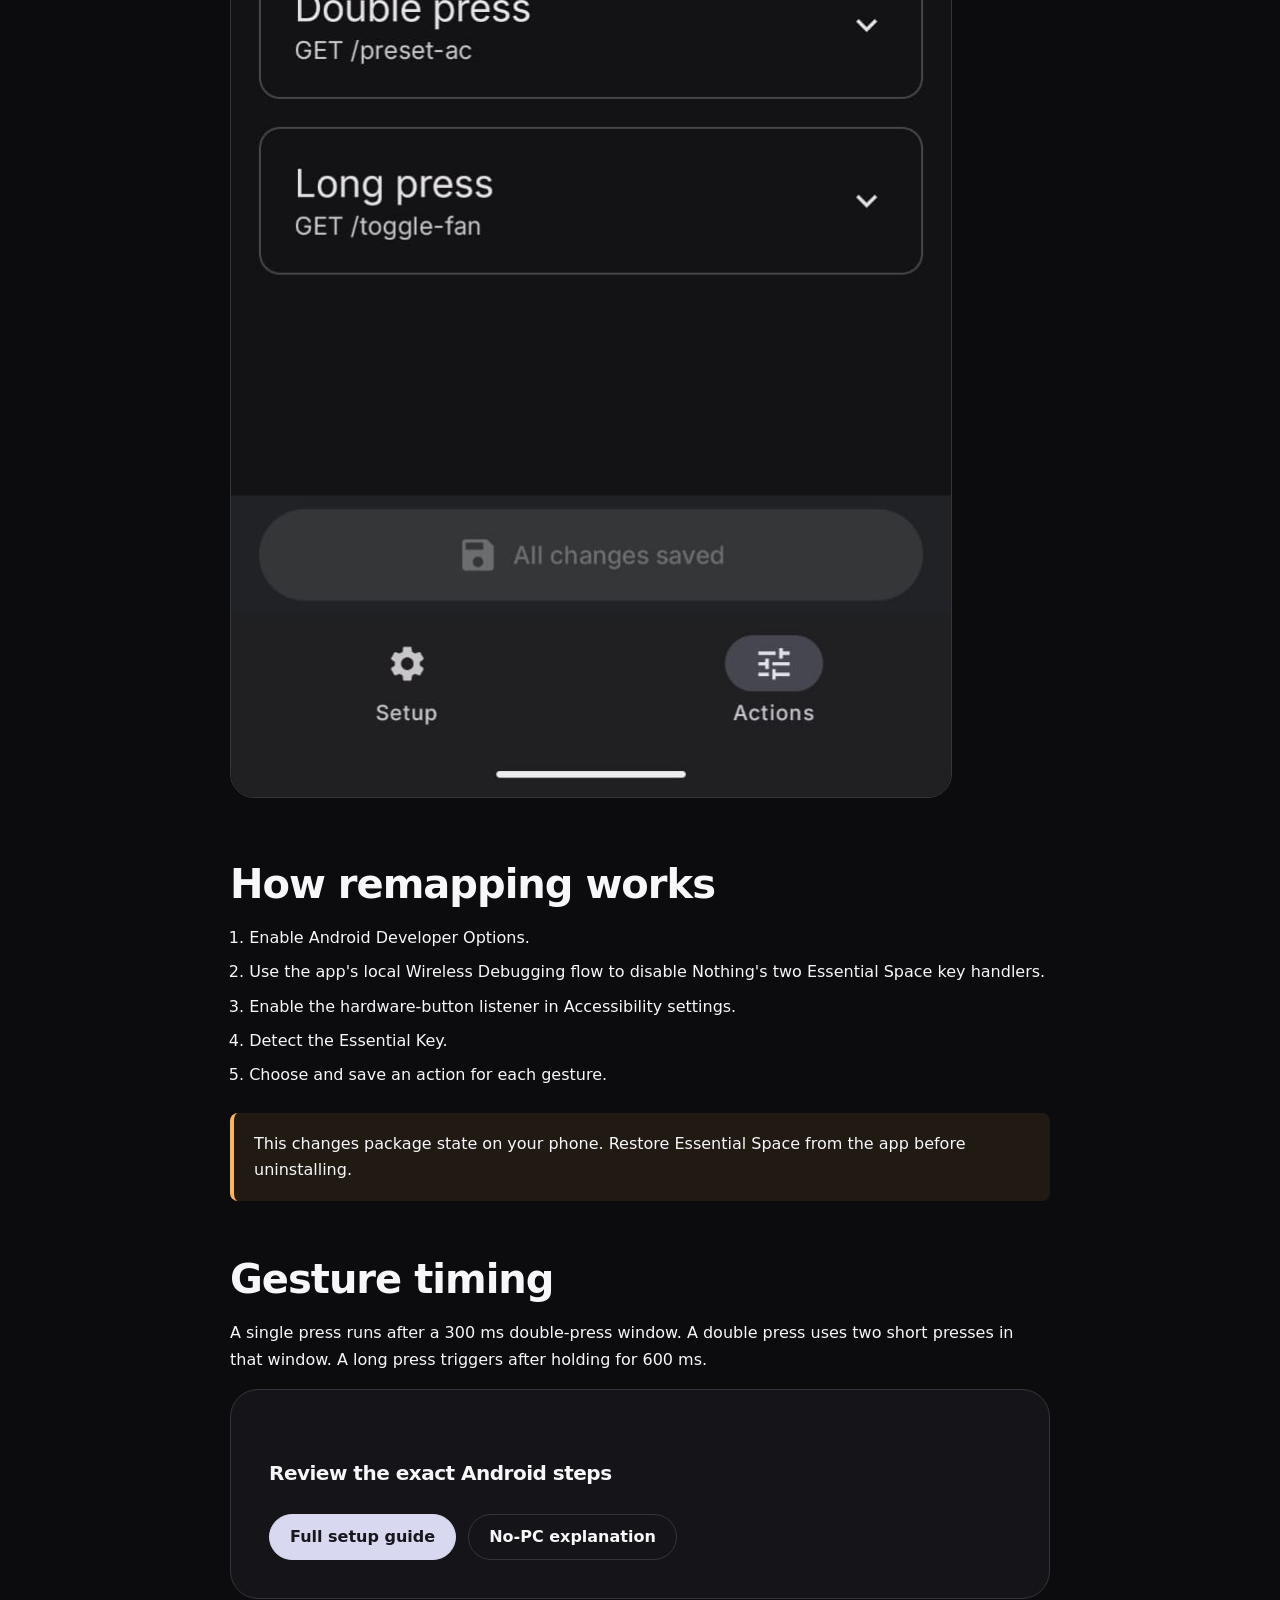
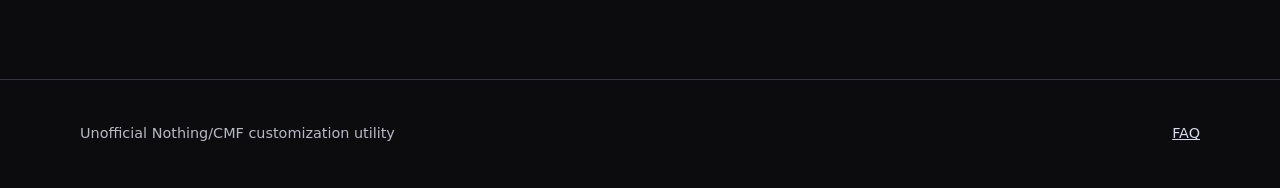
<file: docs/remap-nothing-essential-key/index.html>
<!doctype html>
<html lang="en">
<head>
  <meta charset="utf-8"><meta name="viewport" content="width=device-width, initial-scale=1">
  <title>How to Remap the Nothing Essential Key</title>
  <meta name="description" content="Learn how to change the Nothing Essential Key and assign separate single, double, and long-press actions on supported Nothing and CMF phones.">
  <link rel="canonical" href="https://wreck2053.github.io/essential-key/remap-nothing-essential-key/">
  <link rel="stylesheet" href="../assets/site.css">
</head>
<body>
  <header class="site-header"><nav class="nav wrap"><a class="brand" href="../">Essential Key Remapper</a><div class="nav-links"><a href="../setup/">Setup</a><a href="../use-cases/">Use cases</a><a href="../download/">Download</a></div></nav></header>
  <main>
    <section class="page-hero wrap"><div class="eyebrow">How-to guide</div><h1>How to remap the Nothing Essential Key.</h1><p class="lead">Essential Key Remapper replaces the default handler with separate actions for a single press, double press, and long press on compatible devices.</p></section>
    <article class="content wrap">
      <h2>What can be changed?</h2><p>Each gesture can independently toggle the flashlight, launch the camera or another app, open a URL, change sound mode, control media, navigate Android, or send an HTTP request.</p>
      <img src="../assets/gesture-actions.png" alt="Nothing Essential Key configured with separate single, double, and long press actions" width="722" height="1600">
      <h2>How remapping works</h2>
      <ol class="checklist">
        <li>Enable Android Developer Options.</li>
        <li>Use the app's local Wireless Debugging flow to disable Nothing's two Essential Space key handlers.</li>
        <li>Enable the hardware-button listener in Accessibility settings.</li>
        <li>Detect the Essential Key.</li>
        <li>Choose and save an action for each gesture.</li>
      </ol>
      <div class="notice">This changes package state on your phone. Restore Essential Space from the app before uninstalling.</div>
      <h2>Gesture timing</h2><p>A single press runs after a 300 ms double-press window. A double press uses two short presses in that window. A long press triggers after holding for 600 ms.</p>
      <div class="cta"><h3>Review the exact Android steps</h3><div class="actions"><a class="button" href="../setup/">Full setup guide</a><a class="button secondary" href="../remap-essential-key-without-pc/">No-PC explanation</a></div></div>
    </article>
  </main>
  <footer class="site-footer"><div class="footer-grid wrap"><span>Unofficial Nothing/CMF customization utility</span><a href="../faq/">FAQ</a></div></footer>
  <script src="../assets/site.js?v=20260623a"></script>
</body>
</html>
</file>
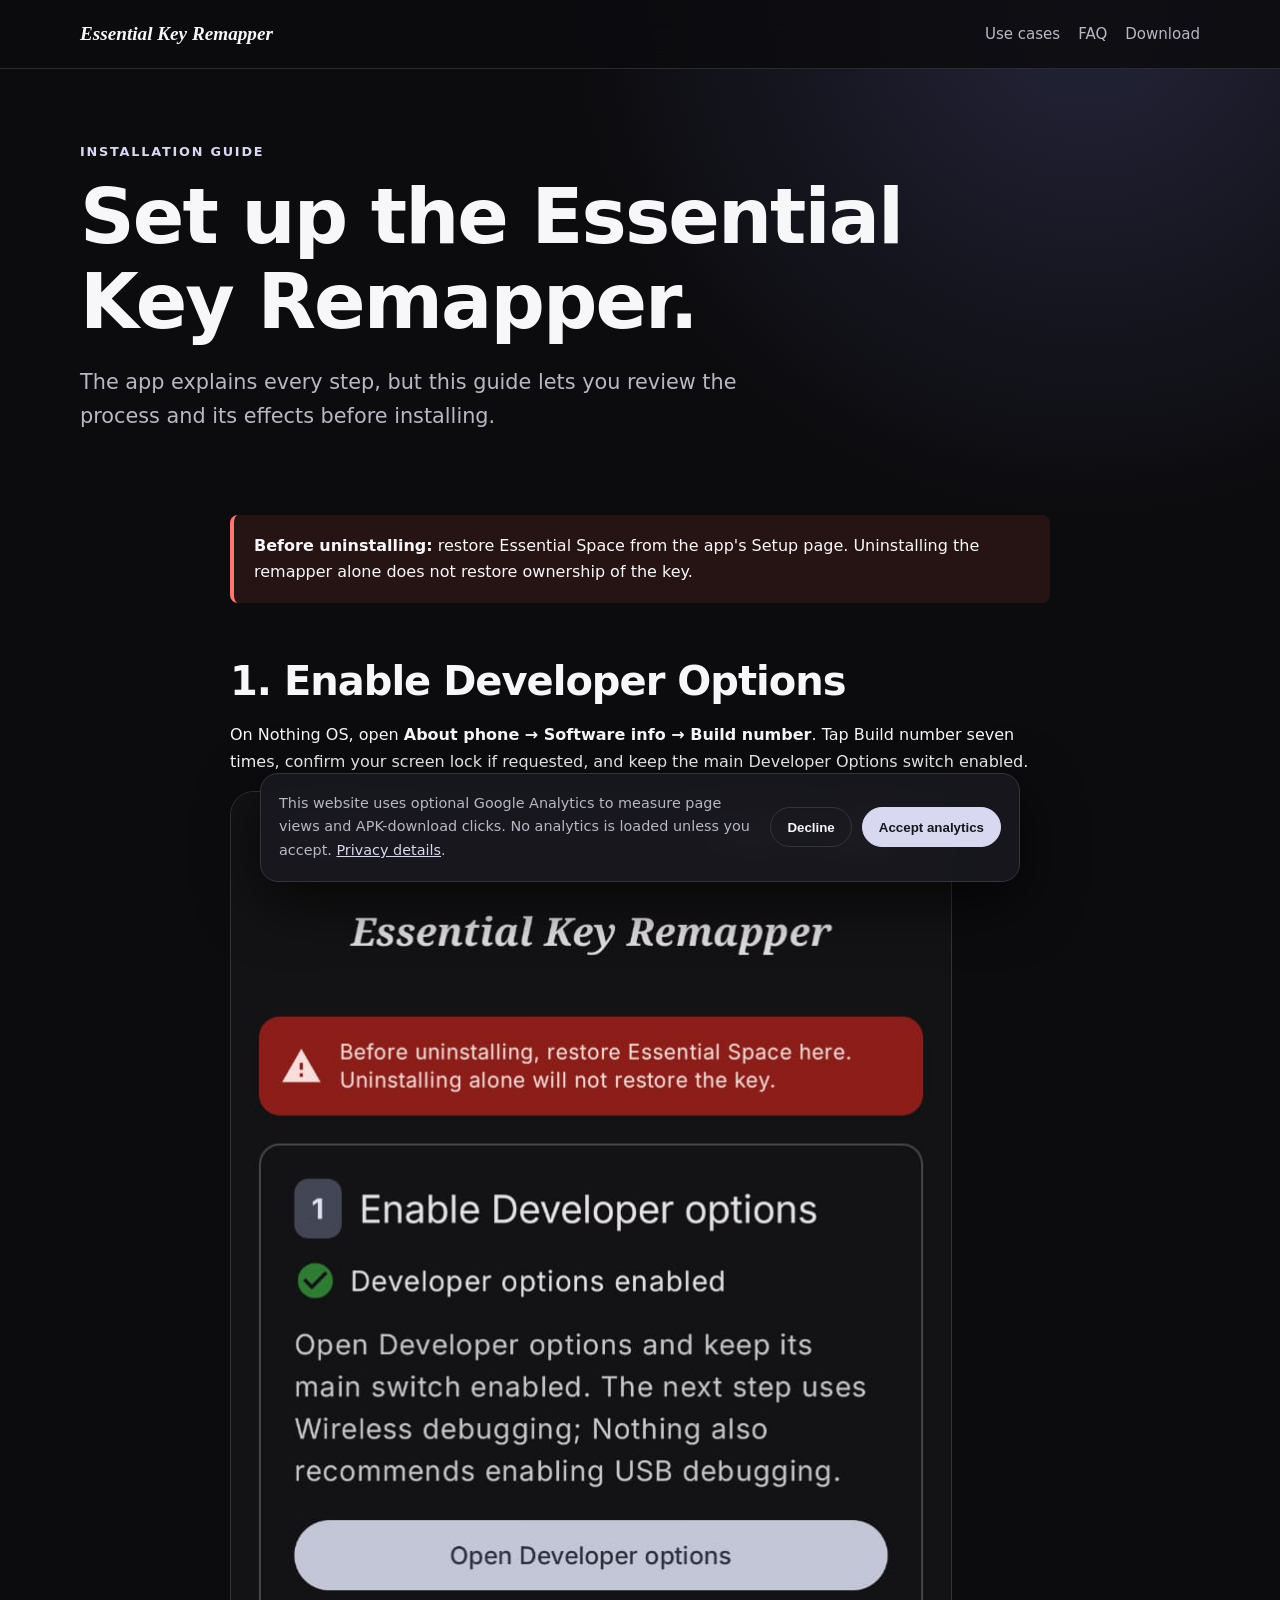
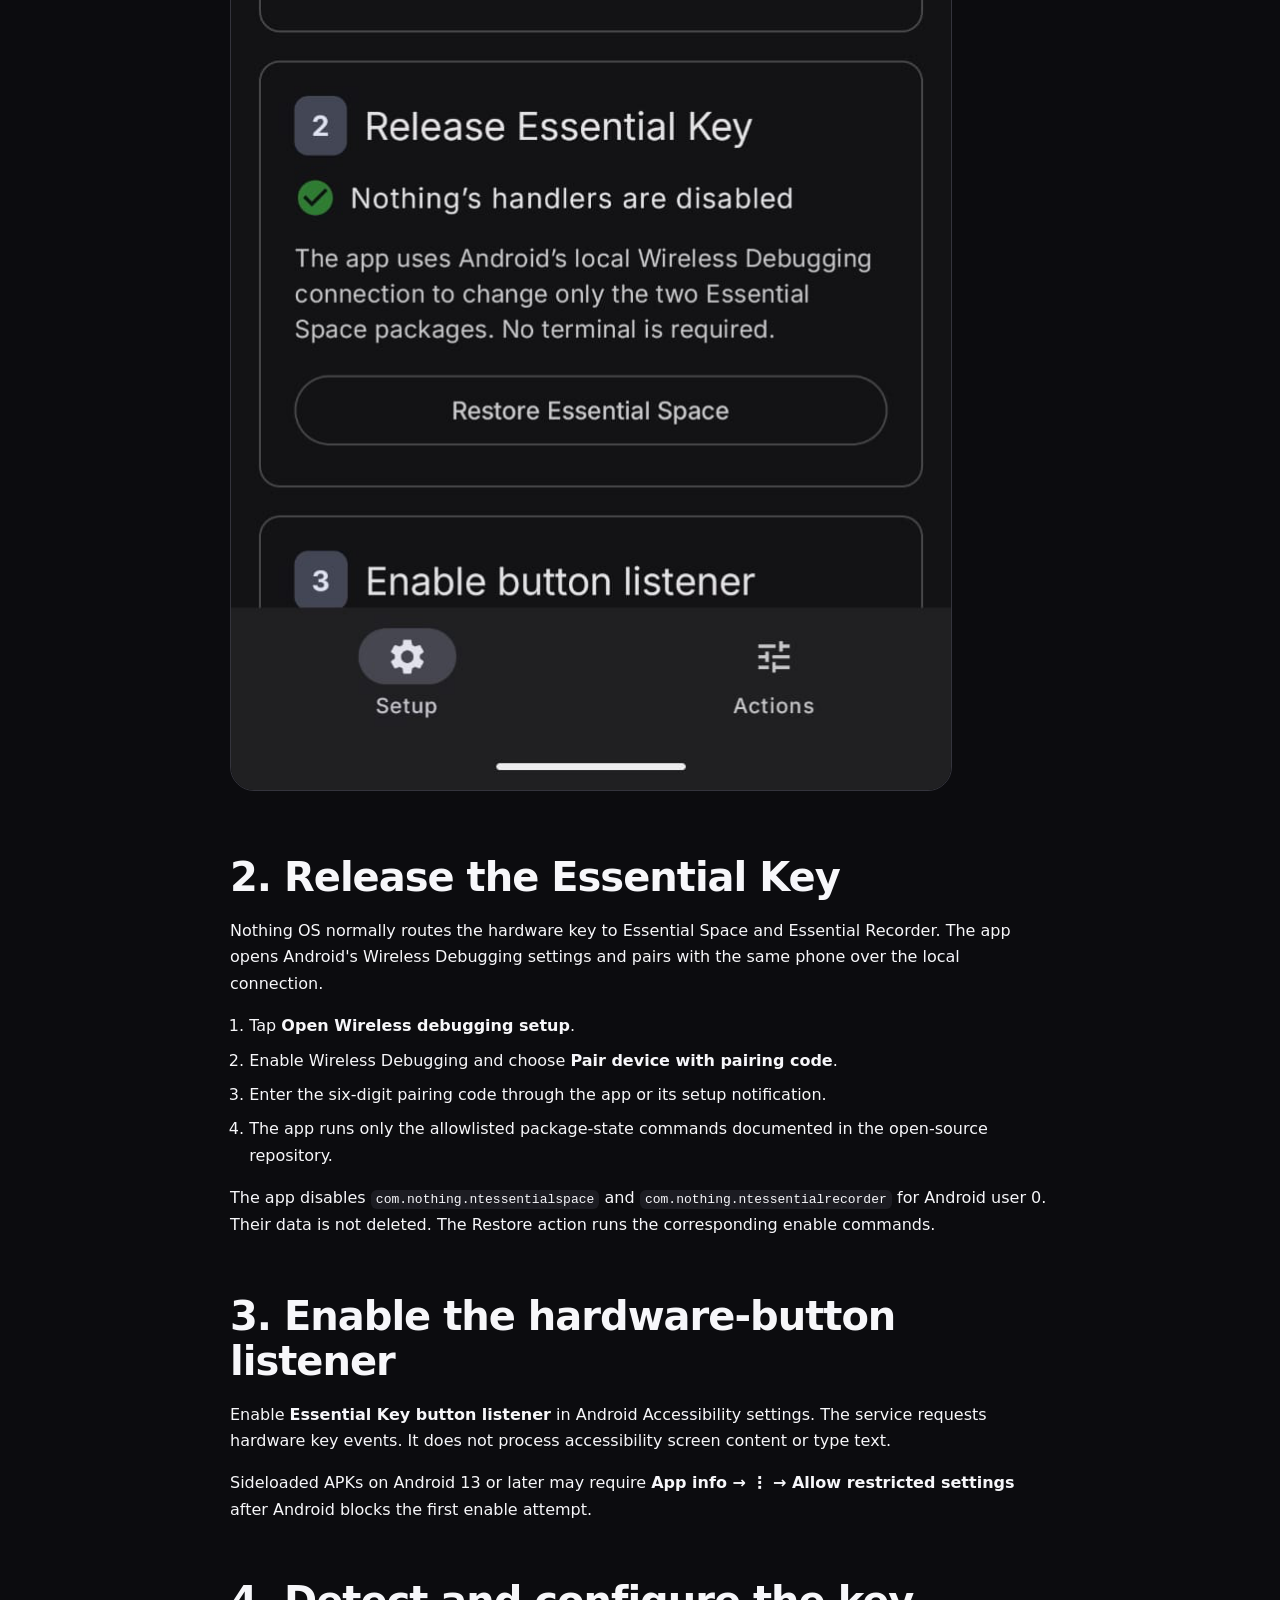
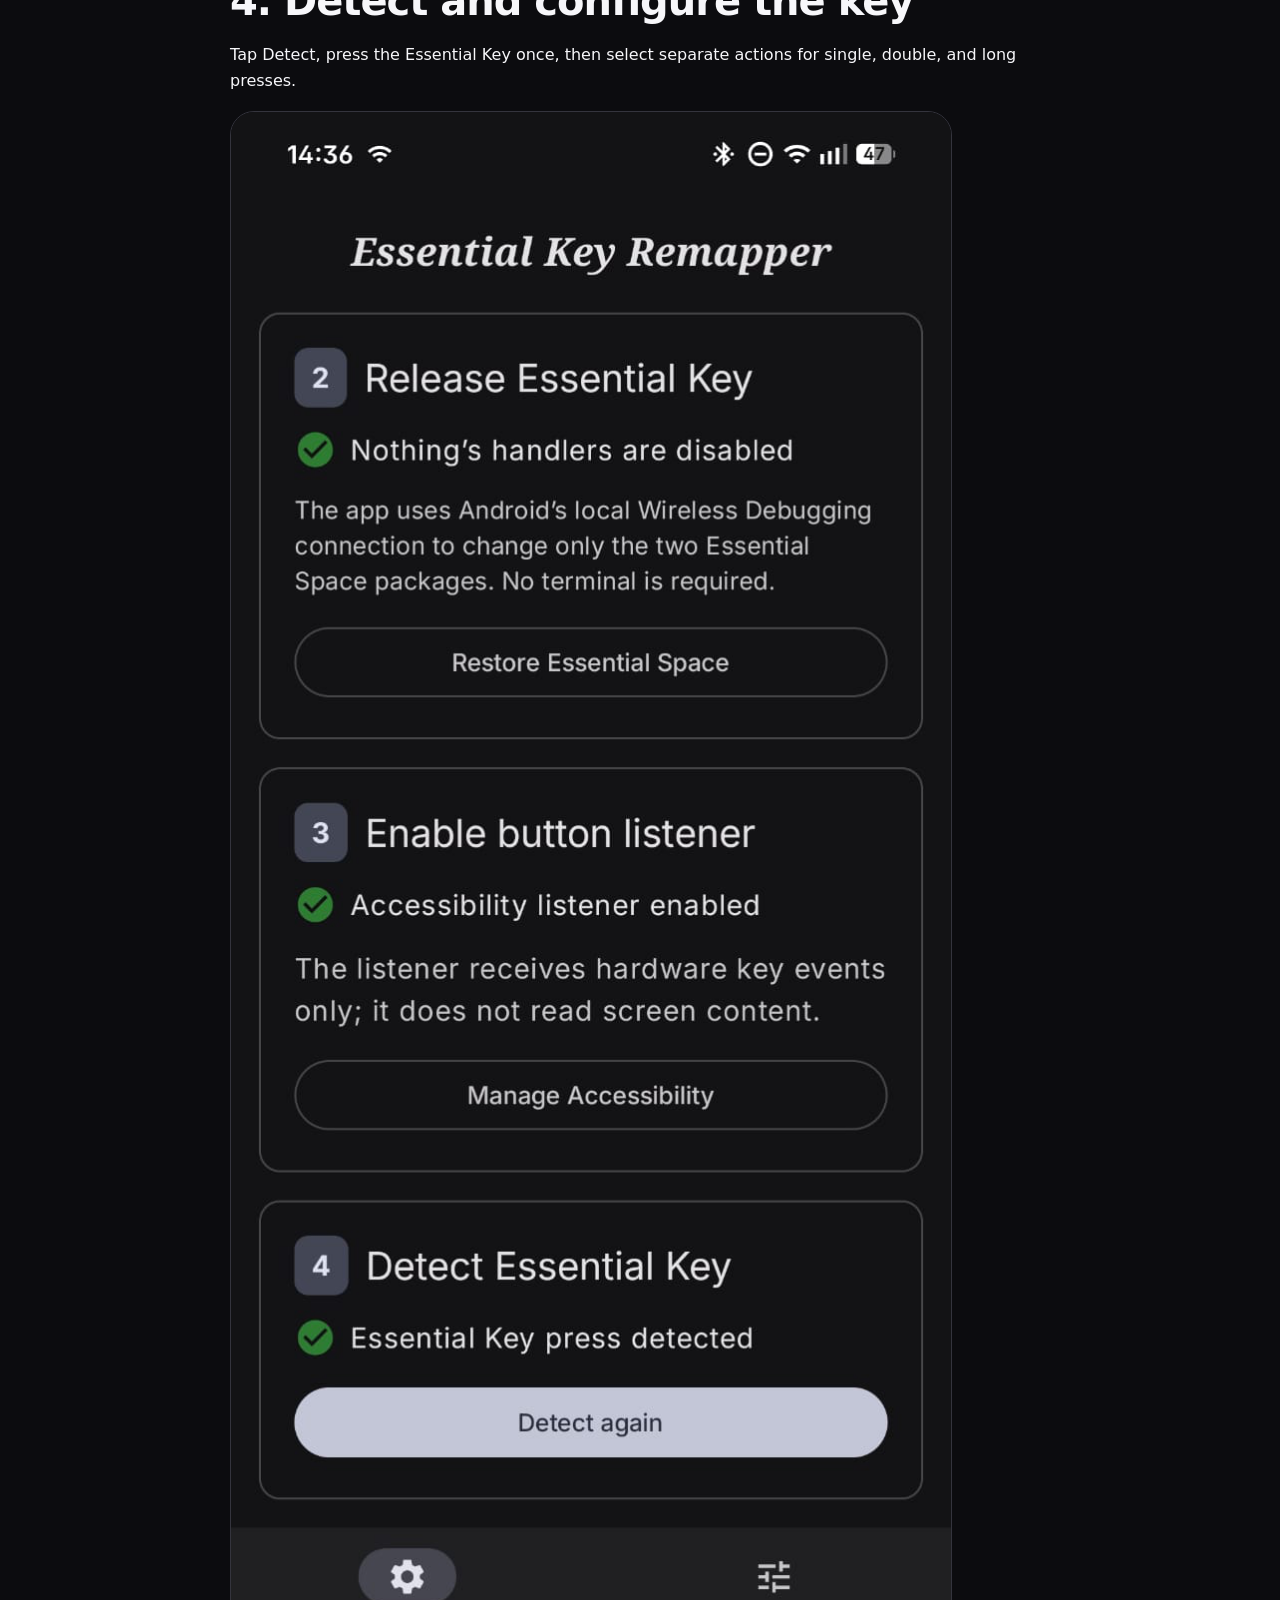
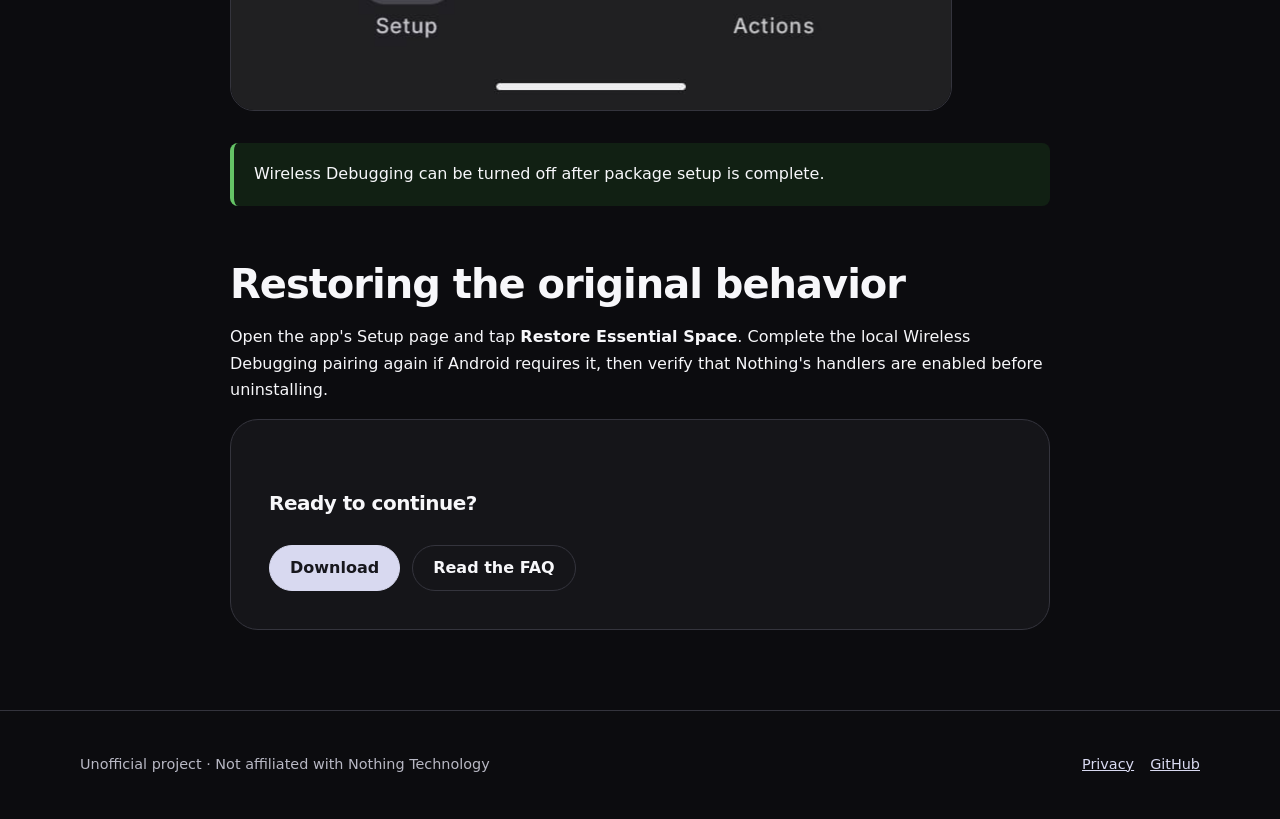
<file: docs/setup/index.html>
<!doctype html>
<html lang="en">
<head>
  <meta charset="utf-8"><meta name="viewport" content="width=device-width, initial-scale=1">
  <title>Essential Key Remapper Setup Guide</title>
  <meta name="description" content="Complete setup guide for remapping the Nothing or CMF Essential Key using local Wireless Debugging and the hardware button listener.">
  <link rel="canonical" href="https://wreck2053.github.io/essential-key/setup/">
  <link rel="stylesheet" href="../assets/site.css">
</head>
<body>
  <header class="site-header"><nav class="nav wrap"><a class="brand" href="../">Essential Key Remapper</a><div class="nav-links"><a href="../use-cases/">Use cases</a><a href="../faq/">FAQ</a><a href="../download/">Download</a></div></nav></header>
  <main>
    <section class="page-hero wrap"><div class="eyebrow">Installation guide</div><h1>Set up the Essential Key Remapper.</h1><p class="lead">The app explains every step, but this guide lets you review the process and its effects before installing.</p></section>
    <article class="content wrap">
      <div class="notice danger"><strong>Before uninstalling:</strong> restore Essential Space from the app's Setup page. Uninstalling the remapper alone does not restore ownership of the key.</div>
      <h2>1. Enable Developer Options</h2>
      <p>On Nothing OS, open <strong>About phone → Software info → Build number</strong>. Tap Build number seven times, confirm your screen lock if requested, and keep the main Developer Options switch enabled.</p>
      <img src="../assets/setup-developer-options.png" alt="Essential Key Remapper Developer Options and Release Essential Key setup steps" width="722" height="1600">
      <h2>2. Release the Essential Key</h2>
      <p>Nothing OS normally routes the hardware key to Essential Space and Essential Recorder. The app opens Android's Wireless Debugging settings and pairs with the same phone over the local connection.</p>
      <ol class="checklist">
        <li>Tap <strong>Open Wireless debugging setup</strong>.</li>
        <li>Enable Wireless Debugging and choose <strong>Pair device with pairing code</strong>.</li>
        <li>Enter the six-digit pairing code through the app or its setup notification.</li>
        <li>The app runs only the allowlisted package-state commands documented in the open-source repository.</li>
      </ol>
      <p>The app disables <code>com.nothing.ntessentialspace</code> and <code>com.nothing.ntessentialrecorder</code> for Android user 0. Their data is not deleted. The Restore action runs the corresponding enable commands.</p>
      <h2>3. Enable the hardware-button listener</h2>
      <p>Enable <strong>Essential Key button listener</strong> in Android Accessibility settings. The service requests hardware key events. It does not process accessibility screen content or type text.</p>
      <p>Sideloaded APKs on Android 13 or later may require <strong>App info → ⋮ → Allow restricted settings</strong> after Android blocks the first enable attempt.</p>
      <h2>4. Detect and configure the key</h2>
      <p>Tap Detect, press the Essential Key once, then select separate actions for single, double, and long presses.</p>
      <img src="../assets/setup-listener-detection.png" alt="Accessibility listener enabled and Essential Key detected" width="722" height="1600">
      <div class="notice success">Wireless Debugging can be turned off after package setup is complete.</div>
      <h2>Restoring the original behavior</h2>
      <p>Open the app's Setup page and tap <strong>Restore Essential Space</strong>. Complete the local Wireless Debugging pairing again if Android requires it, then verify that Nothing's handlers are enabled before uninstalling.</p>
      <div class="cta"><h3>Ready to continue?</h3><div class="actions"><a class="button" href="../download/">Download</a><a class="button secondary" href="../faq/">Read the FAQ</a></div></div>
    </article>
  </main>
  <footer class="site-footer"><div class="footer-grid wrap"><span>Unofficial project · Not affiliated with Nothing Technology</span><div class="footer-links"><a href="../privacy/">Privacy</a><a href="https://github.com/wreck2053/essential-key">GitHub</a></div></div></footer>
  <script src="../assets/site.js?v=20260623a"></script>
</body>
</html>
</file>
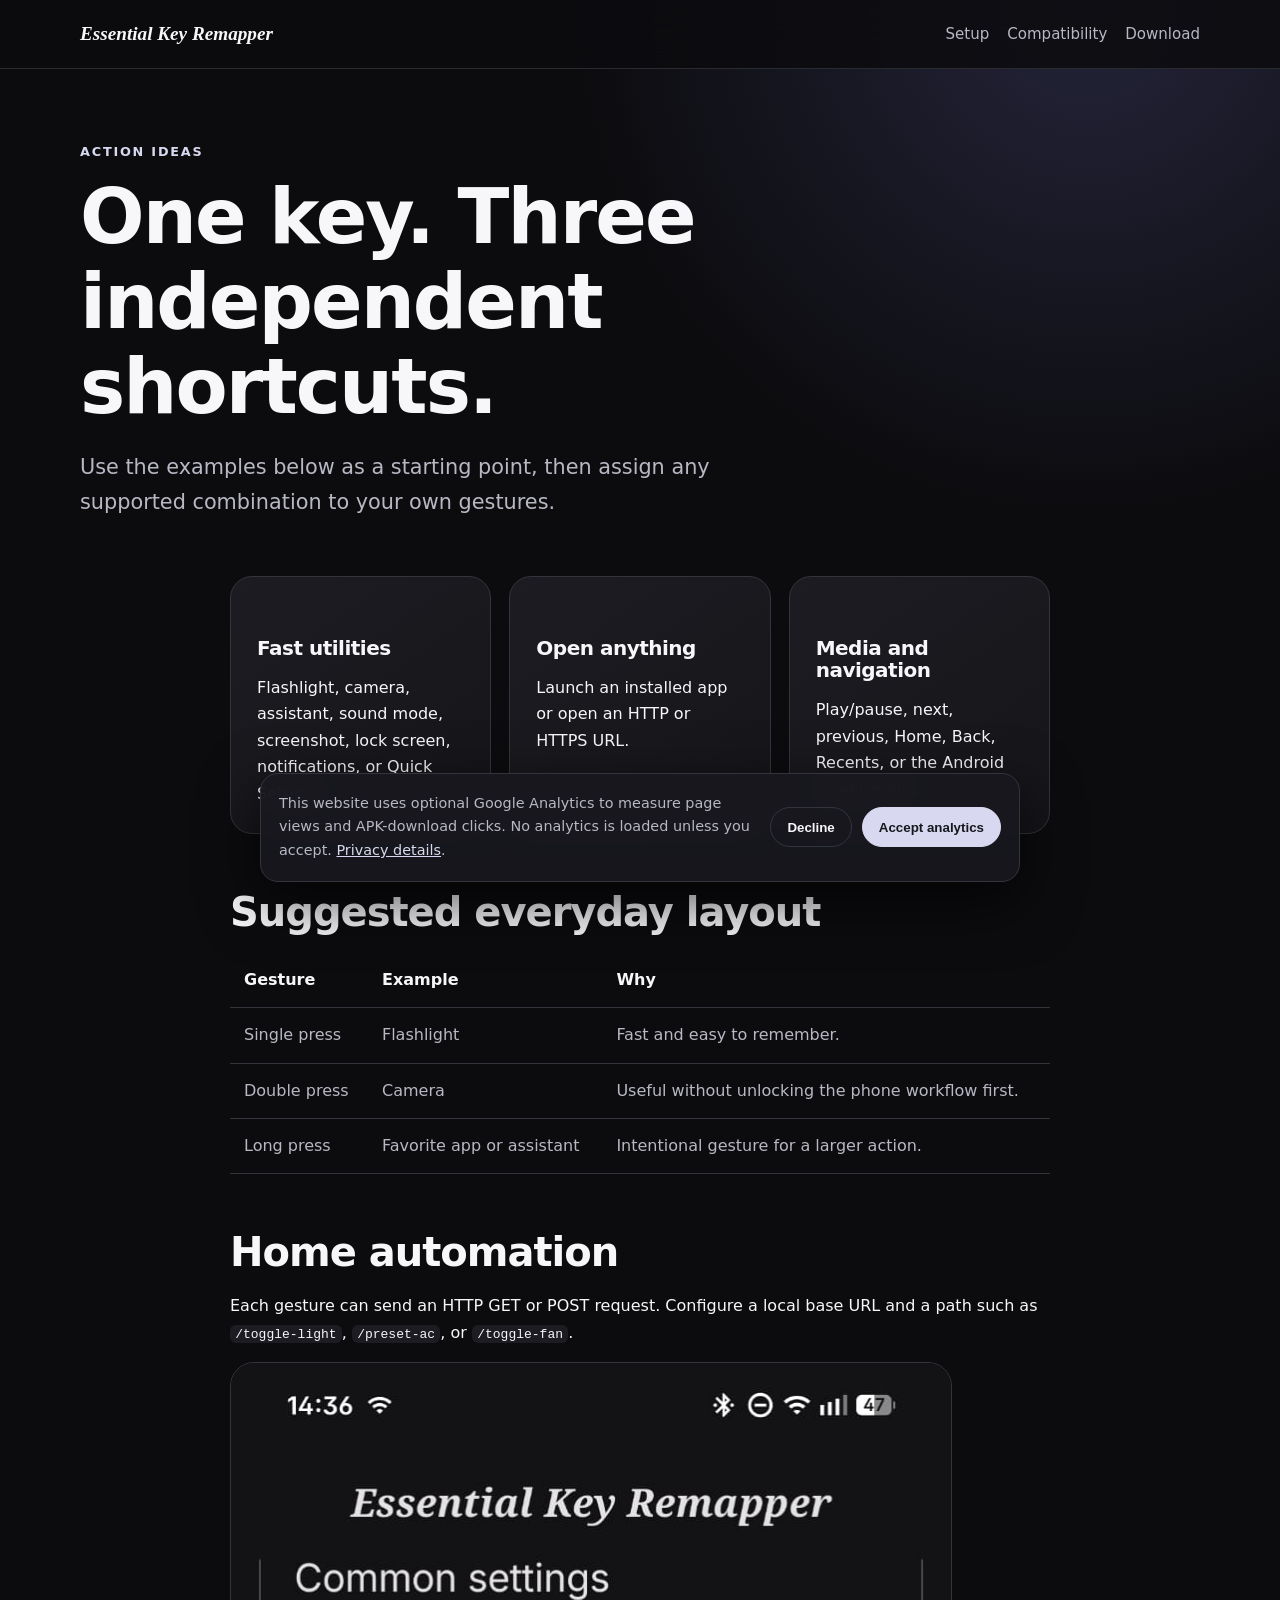
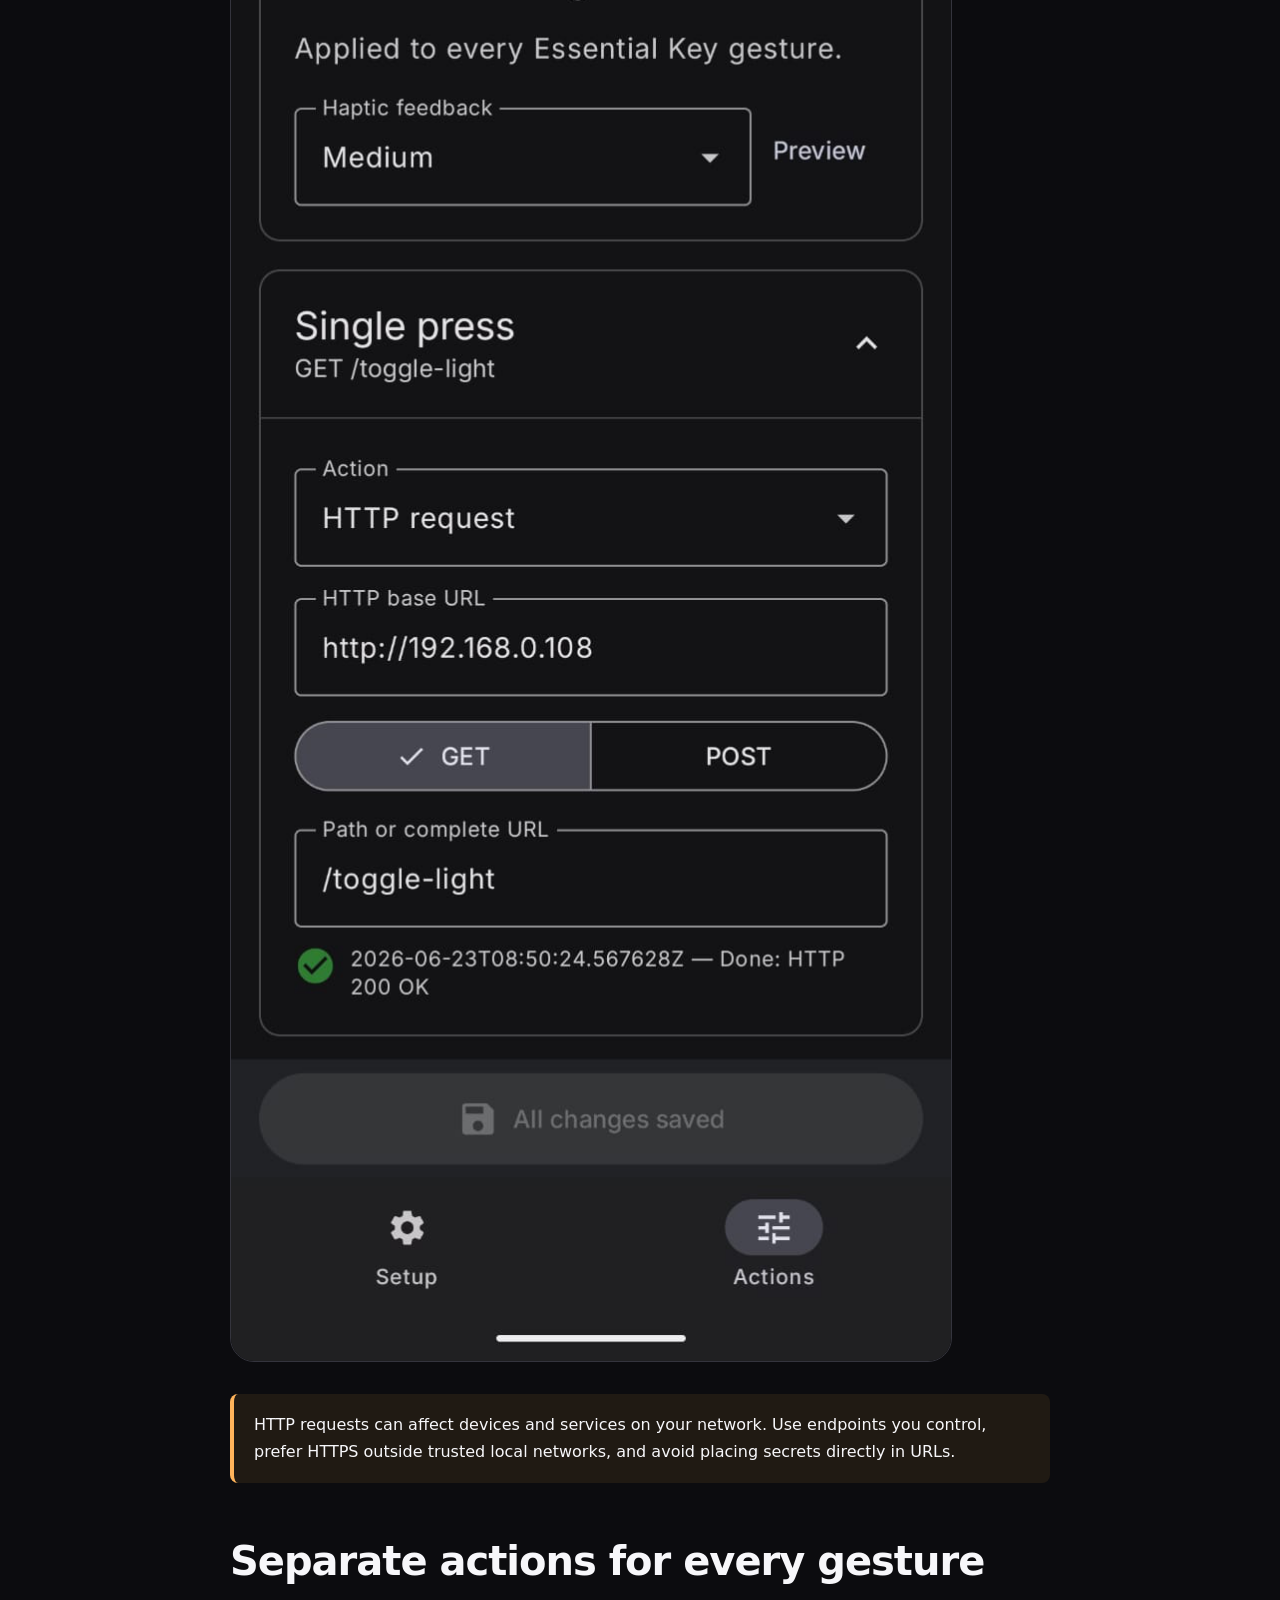
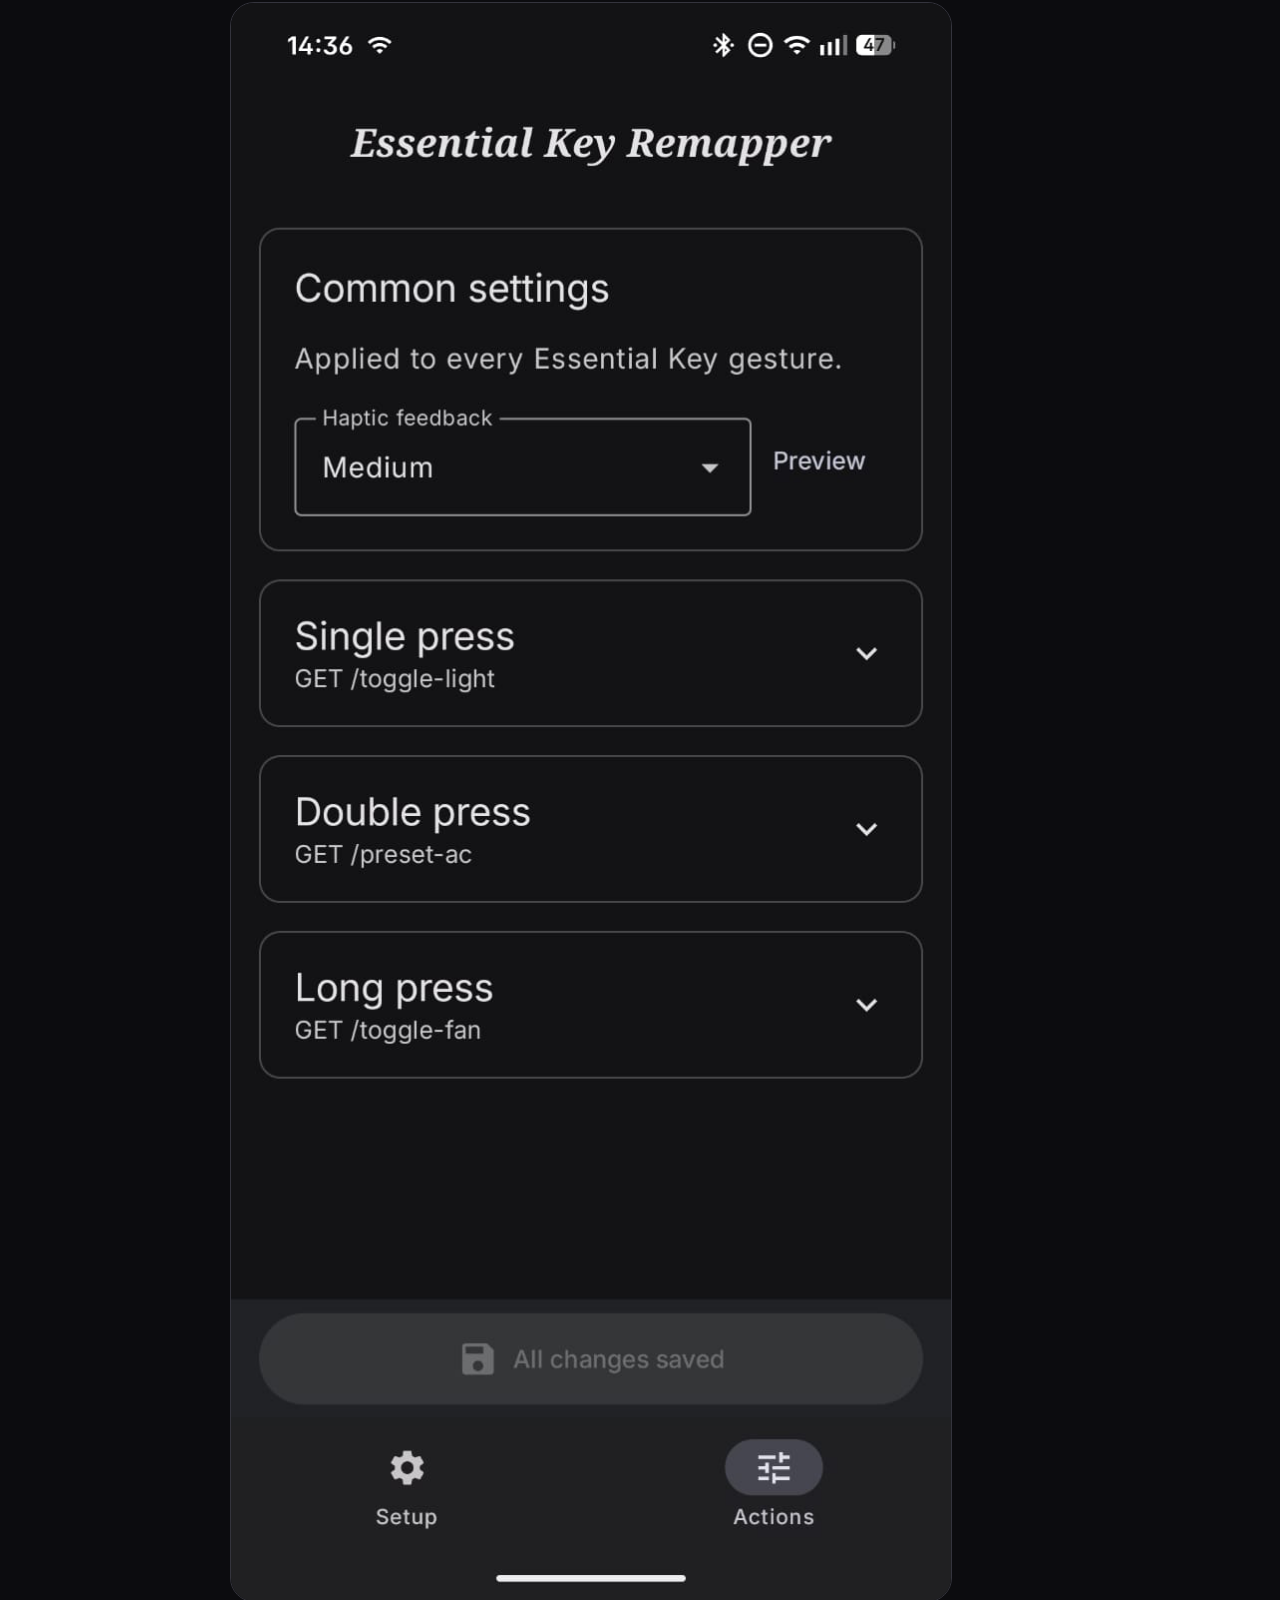
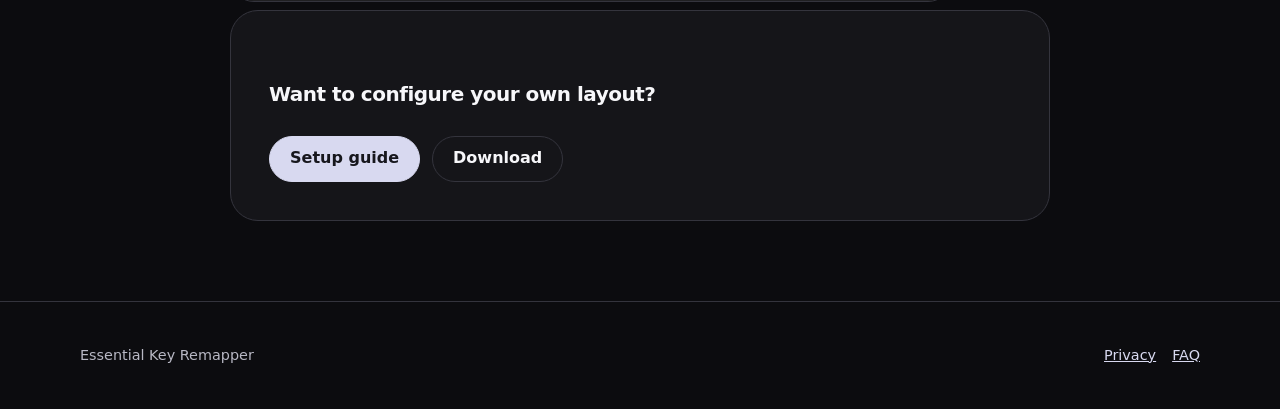
<file: docs/use-cases/index.html>
<!doctype html>
<html lang="en">
<head>
  <meta charset="utf-8"><meta name="viewport" content="width=device-width, initial-scale=1">
  <title>Nothing Essential Key Remapping Use Cases</title>
  <meta name="description" content="Ideas for remapping single, double, and long presses of the Nothing or CMF Essential Key: flashlight, camera, apps, Android controls, and home automation.">
  <link rel="canonical" href="https://wreck2053.github.io/essential-key/use-cases/">
  <link rel="stylesheet" href="../assets/site.css">
</head>
<body>
  <header class="site-header"><nav class="nav wrap"><a class="brand" href="../">Essential Key Remapper</a><div class="nav-links"><a href="../setup/">Setup</a><a href="../compatibility/">Compatibility</a><a href="../download/">Download</a></div></nav></header>
  <main>
    <section class="page-hero wrap"><div class="eyebrow">Action ideas</div><h1>One key. Three independent shortcuts.</h1><p class="lead">Use the examples below as a starting point, then assign any supported combination to your own gestures.</p></section>
    <article class="content wrap">
      <div class="grid">
        <section class="card"><h3>Fast utilities</h3><p>Flashlight, camera, assistant, sound mode, screenshot, lock screen, notifications, or Quick Settings.</p></section>
        <section class="card"><h3>Open anything</h3><p>Launch an installed app or open an HTTP or HTTPS URL.</p></section>
        <section class="card"><h3>Media and navigation</h3><p>Play/pause, next, previous, Home, Back, Recents, or the Android power menu.</p></section>
      </div>
      <h2>Suggested everyday layout</h2>
      <div class="table-wrap"><table><thead><tr><th>Gesture</th><th>Example</th><th>Why</th></tr></thead><tbody>
        <tr><td>Single press</td><td>Flashlight</td><td>Fast and easy to remember.</td></tr>
        <tr><td>Double press</td><td>Camera</td><td>Useful without unlocking the phone workflow first.</td></tr>
        <tr><td>Long press</td><td>Favorite app or assistant</td><td>Intentional gesture for a larger action.</td></tr>
      </tbody></table></div>
      <h2>Home automation</h2>
      <p>Each gesture can send an HTTP GET or POST request. Configure a local base URL and a path such as <code>/toggle-light</code>, <code>/preset-ac</code>, or <code>/toggle-fan</code>.</p>
      <img src="../assets/http-action.png" alt="HTTP GET action configured for a single Essential Key press" width="722" height="1600">
      <div class="notice">HTTP requests can affect devices and services on your network. Use endpoints you control, prefer HTTPS outside trusted local networks, and avoid placing secrets directly in URLs.</div>
      <h2>Separate actions for every gesture</h2>
      <img src="../assets/gesture-actions.png" alt="Single press, double press, and long press action list" width="722" height="1600">
      <div class="cta"><h3>Want to configure your own layout?</h3><div class="actions"><a class="button" href="../setup/">Setup guide</a><a class="button secondary" href="../download/">Download</a></div></div>
    </article>
  </main>
  <footer class="site-footer"><div class="footer-grid wrap"><span>Essential Key Remapper</span><div class="footer-links"><a href="../privacy/">Privacy</a><a href="../faq/">FAQ</a></div></div></footer>
  <script src="../assets/site.js?v=20260623a"></script>
</body>
</html>
</file>
<file: docs/assets/site.css>
:root {
  color-scheme: dark;
  --bg: #0c0c0f;
  --surface: #151519;
  --surface-2: #1c1c22;
  --text: #f7f7fa;
  --muted: #b8b8c4;
  --line: #34343d;
  --accent: #d8d9f0;
  --accent-text: #17171d;
  --success: #65c466;
  --warning: #ffb45b;
  --danger: #ff7770;
  --max: 1120px;
}

* { box-sizing: border-box; }
html { scroll-behavior: smooth; }
body {
  margin: 0;
  background:
    radial-gradient(circle at 85% 0%, #24243a 0, transparent 32rem),
    var(--bg);
  color: var(--text);
  font-family: Inter, ui-sans-serif, system-ui, -apple-system, BlinkMacSystemFont, "Segoe UI", sans-serif;
  line-height: 1.65;
}
a { color: var(--accent); }
img { max-width: 100%; }
.wrap { width: min(calc(100% - 32px), var(--max)); margin-inline: auto; }
.site-header {
  position: sticky;
  top: 0;
  z-index: 20;
  border-bottom: 1px solid color-mix(in srgb, var(--line) 75%, transparent);
  background: color-mix(in srgb, var(--bg) 88%, transparent);
  backdrop-filter: blur(16px);
}
.nav {
  display: flex;
  min-height: 68px;
  align-items: center;
  justify-content: space-between;
  gap: 20px;
}
.brand {
  color: var(--text);
  font-family: Georgia, "Times New Roman", serif;
  font-size: 1.2rem;
  font-style: italic;
  font-weight: 700;
  text-decoration: none;
}
.nav-links { display: flex; flex-wrap: wrap; gap: 18px; align-items: center; }
.nav-links a { color: var(--muted); font-size: .94rem; text-decoration: none; }
.nav-links a:hover { color: var(--text); }
.button {
  display: inline-flex;
  align-items: center;
  justify-content: center;
  min-height: 46px;
  padding: 0 20px;
  border: 1px solid var(--accent);
  border-radius: 999px;
  background: var(--accent);
  color: var(--accent-text);
  font-weight: 750;
  text-decoration: none;
}
.button.secondary { background: transparent; color: var(--text); border-color: var(--line); }
.hero { padding: clamp(64px, 9vw, 120px) 0 72px; }
.hero-grid {
  display: grid;
  grid-template-columns: minmax(0, 1.1fr) minmax(280px, .65fr);
  gap: clamp(36px, 7vw, 90px);
  align-items: start;
}
.eyebrow {
  color: var(--accent);
  font-size: .8rem;
  font-weight: 800;
  letter-spacing: .14em;
  text-transform: uppercase;
}
h1, h2, h3 { line-height: 1.12; letter-spacing: -.025em; }
h1 { margin: 12px 0 20px; font-size: clamp(2.65rem, 7vw, 5.75rem); }
h2 { margin: 0 0 18px; font-size: clamp(2rem, 4vw, 3.25rem); }
h3 { margin: 0 0 10px; font-size: 1.25rem; }
.lead { max-width: 740px; color: var(--muted); font-size: clamp(1.08rem, 2vw, 1.3rem); }
.actions { display: flex; flex-wrap: wrap; gap: 12px; margin-top: 30px; }
.fine-print { color: var(--muted); font-size: .88rem; }
.phone {
  width: min(100%, 360px);
  margin-inline: auto;
  overflow: hidden;
  border: 1px solid #54545f;
  border-radius: 38px;
  background: #111;
  box-shadow: 0 34px 90px #0009;
}
.phone img { display: block; width: 100%; }
.phone-preview {
  width: min(100%, 320px);
  height: 620px;
}
.phone-preview img {
  height: 100%;
  object-fit: cover;
  object-position: top;
}
.phone-preview-setup { height: 540px; }
.section { padding: 72px 0; }
.section.alt { border-block: 1px solid var(--line); background: #111116; }
.grid { display: grid; grid-template-columns: repeat(3, minmax(0, 1fr)); gap: 18px; }
.grid.two { grid-template-columns: repeat(2, minmax(0, 1fr)); }
.card {
  padding: 26px;
  border: 1px solid var(--line);
  border-radius: 22px;
  background: linear-gradient(145deg, var(--surface-2), var(--surface));
}
.card p:last-child { margin-bottom: 0; }
.muted { color: var(--muted); }
.checklist { padding-left: 1.2rem; }
.checklist li { margin: 8px 0; }
.notice {
  margin: 24px 0;
  padding: 18px 20px;
  border-left: 4px solid var(--warning);
  border-radius: 8px;
  background: #201a13;
}
.notice.danger { border-color: var(--danger); background: #251413; }
.notice.success { border-color: var(--success); background: #112013; }
.page-hero { padding: 72px 0 36px; }
.page-hero h1 { max-width: 900px; font-size: clamp(2.5rem, 6vw, 4.75rem); }
.content { max-width: 820px; padding-bottom: 80px; }
.content h2 { margin-top: 56px; font-size: clamp(1.75rem, 4vw, 2.5rem); }
.content h3 { margin-top: 34px; }
.content img { border: 1px solid var(--line); border-radius: 24px; }
.screenshot-row {
  display: grid;
  grid-template-columns: repeat(2, minmax(0, 1fr));
  gap: 24px;
  margin: 34px 0;
}
.screenshot-row img { width: 100%; }
.table-wrap { overflow-x: auto; }
table { width: 100%; border-collapse: collapse; }
th, td { padding: 14px; border-bottom: 1px solid var(--line); text-align: left; }
th { color: var(--text); }
td { color: var(--muted); }
code {
  padding: .15em .4em;
  border-radius: 6px;
  background: var(--surface-2);
  color: var(--text);
}
.cta { padding: 38px; border: 1px solid var(--line); border-radius: 28px; background: var(--surface); }
.site-footer { padding: 42px 0; border-top: 1px solid var(--line); color: var(--muted); font-size: .9rem; }
.footer-grid { display: flex; justify-content: space-between; gap: 24px; flex-wrap: wrap; }
.footer-links { display: flex; flex-wrap: wrap; gap: 16px; }
.analytics-consent {
  position: fixed;
  z-index: 50;
  right: 18px;
  bottom: 18px;
  left: 18px;
  display: flex;
  width: min(calc(100% - 36px), 760px);
  margin-inline: auto;
  padding: 18px;
  align-items: center;
  justify-content: space-between;
  gap: 18px;
  border: 1px solid var(--line);
  border-radius: 18px;
  background: #18181eeF;
  box-shadow: 0 20px 60px #000a;
  backdrop-filter: blur(16px);
}
.analytics-consent p { margin: 0; color: var(--muted); font-size: .9rem; }
.analytics-consent-actions { display: flex; flex: 0 0 auto; gap: 10px; }
.analytics-consent .button { min-height: 40px; padding-inline: 16px; cursor: pointer; }

@media (max-width: 780px) {
  .nav { align-items: flex-start; padding: 16px 0; }
  .nav-links { justify-content: flex-end; gap: 12px; }
  .nav-links .hide-mobile { display: none; }
  .hero-grid, .grid, .grid.two, .screenshot-row { grid-template-columns: 1fr; }
  .hero { padding-top: 54px; }
  .phone { width: min(82vw, 300px); }
  .phone-preview,
  .phone-preview-setup { height: 440px; }
  .section { padding: 56px 0; }
  .cta { padding: 26px; }
  .analytics-consent { display: block; }
  .analytics-consent-actions { margin-top: 14px; }
}
</file>
